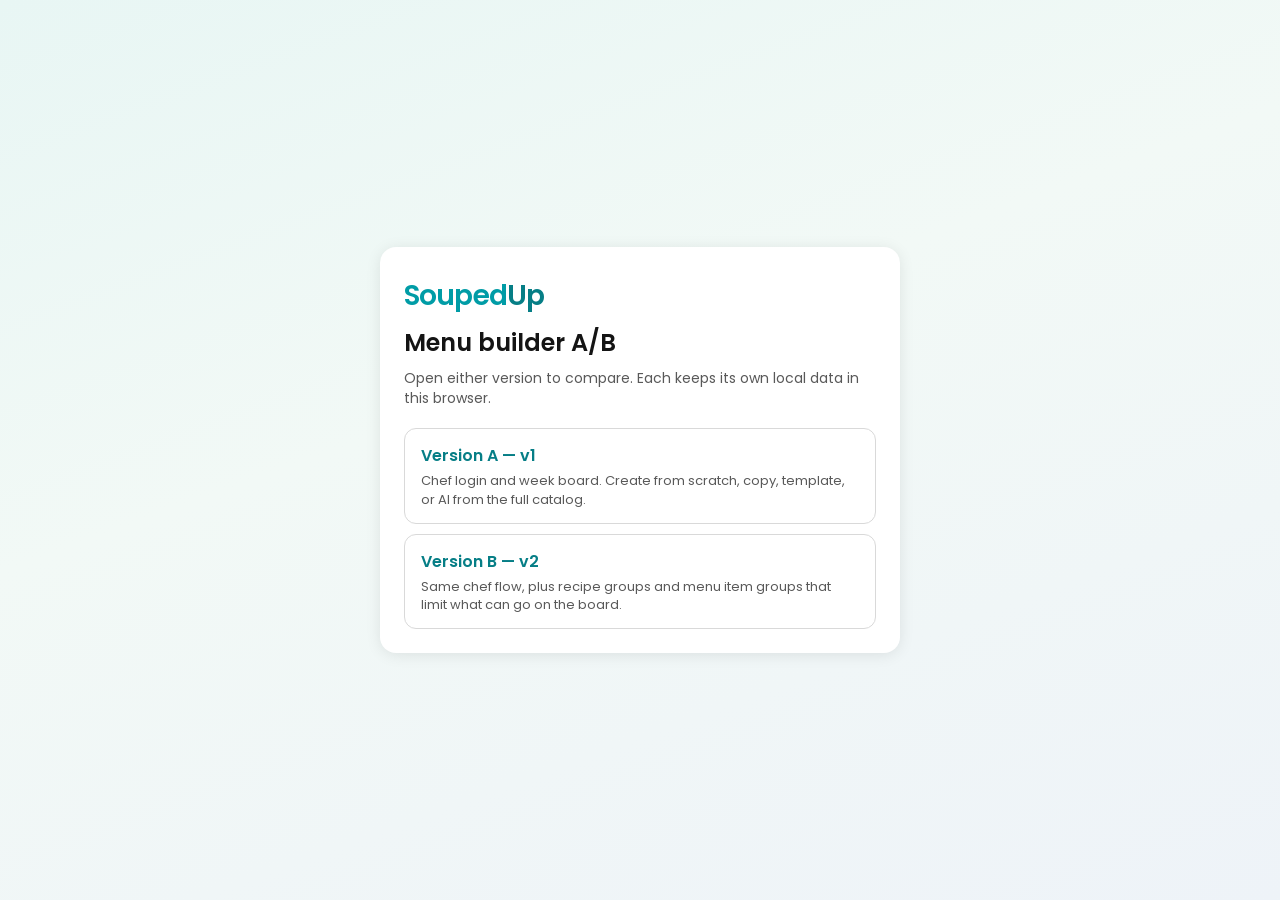
<file: index.html>
<!DOCTYPE html>
<html lang="en">
<head>
  <meta charset="UTF-8" />
  <meta name="viewport" content="width=device-width, initial-scale=1.0" />
  <title>Menu Builder A/B | SoupedUp</title>
  <link rel="preconnect" href="https://fonts.googleapis.com" />
  <link rel="preconnect" href="https://fonts.gstatic.com" crossorigin />
  <link href="https://fonts.googleapis.com/css2?family=Poppins:wght@400;500;600&display=swap" rel="stylesheet" />
  <style>
    :root {
      --ink: #141414;
      --muted: #595959;
      --teal: #009ca6;
      --teal-deep: #067e86;
      --page: #f2f9f6;
      --white: #ffffff;
      --line: #d9d9d9;
      --shadow: 0 2px 16px -1px rgba(0, 0, 0, 0.1);
      --radius: 12px;
      --font: "Poppins", sans-serif;
    }
    * { box-sizing: border-box; }
    body {
      margin: 0;
      min-height: 100vh;
      font-family: var(--font);
      color: var(--ink);
      background: linear-gradient(160deg, #e8f6f4 0%, #f2f9f6 42%, #eef3f8 100%);
      display: grid;
      place-items: center;
      padding: 24px 16px;
    }
    .card {
      width: min(520px, 100%);
      background: var(--white);
      border-radius: 16px;
      box-shadow: var(--shadow);
      padding: 28px 24px 24px;
    }
    .brand {
      font-weight: 600;
      font-size: 28px;
      letter-spacing: -0.03em;
      color: var(--teal);
      margin-bottom: 8px;
    }
    .brand span { color: var(--teal-deep); }
    h1 {
      margin: 0 0 8px;
      font-size: 24px;
      font-weight: 600;
    }
    p {
      margin: 0 0 20px;
      color: var(--muted);
      font-size: 14px;
      line-height: 1.45;
    }
    .links {
      display: flex;
      flex-direction: column;
      gap: 10px;
    }
    a {
      display: flex;
      flex-direction: column;
      gap: 4px;
      text-decoration: none;
      color: inherit;
      border: 1px solid var(--line);
      border-radius: var(--radius);
      padding: 14px 16px;
      transition: border-color 0.15s ease, background 0.15s ease;
    }
    a:hover {
      border-color: var(--teal);
      background: #f3fbfb;
    }
    a strong {
      font-size: 16px;
      font-weight: 600;
      color: var(--teal-deep);
    }
    a span {
      font-size: 13px;
      color: var(--muted);
      line-height: 1.4;
    }
  </style>
</head>
<body>
  <main class="card">
    <div class="brand">Souped<span>Up</span></div>
    <h1>Menu builder A/B</h1>
    <p>Open either version to compare. Each keeps its own local data in this browser.</p>
    <div class="links">
      <a href="./v1/">
        <strong>Version A — v1</strong>
        <span>Chef login and week board. Create from scratch, copy, template, or AI from the full catalog.</span>
      </a>
      <a href="./v2/">
        <strong>Version B — v2</strong>
        <span>Same chef flow, plus recipe groups and menu item groups that limit what can go on the board.</span>
      </a>
    </div>
  </main>
</body>
</html>
</file>
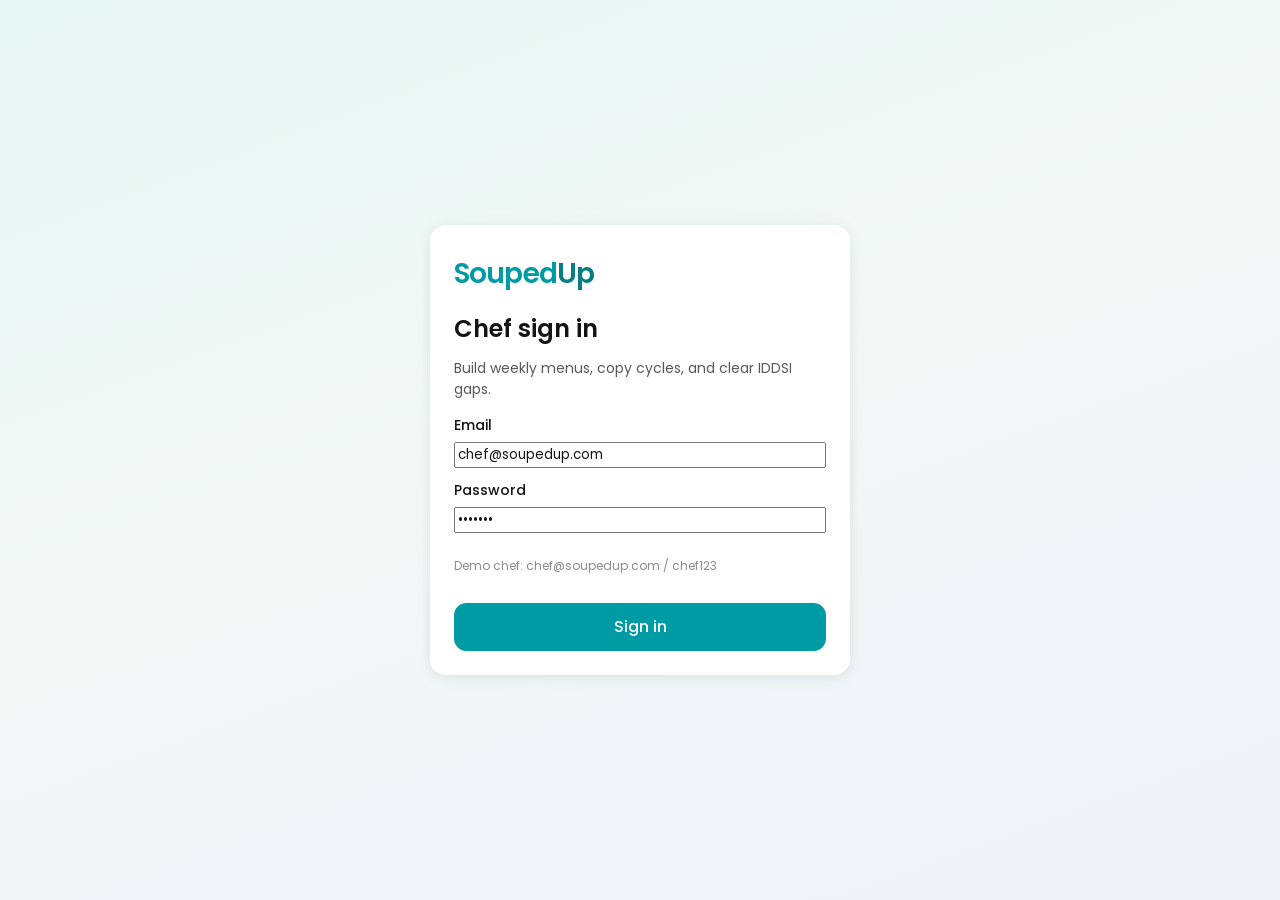
<file: v1/index.html>
<!DOCTYPE html>
<html lang="en">
<head>
  <meta charset="UTF-8" />
  <meta name="viewport" content="width=device-width, initial-scale=1.0" />
  <title>Menus | SoupedUp</title>
  <link rel="preconnect" href="https://fonts.googleapis.com" />
  <link rel="preconnect" href="https://fonts.gstatic.com" crossorigin />
  <link href="https://fonts.googleapis.com/css2?family=Poppins:wght@400;500;600&display=swap" rel="stylesheet" />
  <link rel="stylesheet" href="menu.css?v=ai1" />
</head>
<body>
  <div class="app">
    <aside class="sidebar" id="sidebar">
      <div class="brand">Souped<span>Up</span></div>
      <label class="search">
        <svg viewBox="0 0 24 24" width="20" height="20" fill="none" stroke="currentColor" stroke-width="1.8" aria-hidden="true"><circle cx="11" cy="11" r="7"/><path d="m20 20-3.5-3.5"/></svg>
        <input type="search" placeholder="Search" aria-label="Search navigation" />
      </label>
      <nav class="nav-scroll" aria-label="Primary">
        <p class="nav-label">Menu</p>
        <button class="nav-item" type="button" data-action="soon">
          <svg viewBox="0 0 24 24" width="20" height="20" fill="none" stroke="currentColor" stroke-width="1.8"><path d="M4 10.5 12 4l8 6.5V20a1 1 0 0 1-1 1h-5v-6H10v6H5a1 1 0 0 1-1-1z"/></svg>
          Home
        </button>
        <button class="nav-item is-open" type="button" data-action="noop">
          <svg viewBox="0 0 24 24" width="20" height="20" fill="none" stroke="currentColor" stroke-width="1.8"><path d="M4 10h16M7 6h10M6 14h12v5a1 1 0 0 1-1 1H7a1 1 0 0 1-1-1z"/></svg>
          Catering
          <svg class="chev" viewBox="0 0 24 24" width="18" height="18" fill="none" stroke="currentColor" stroke-width="1.8"><path d="m6 15 6-6 6 6"/></svg>
        </button>
        <div class="subnav">
          <a class="nav-sub" href="../residents-list.html"><i class="pip"></i> Residents</a>
          <a class="nav-sub" href="../menu-items-list.html"><i class="pip"></i> Menu items</a>
          <button class="nav-sub is-active" type="button" data-action="goto-list"><i class="pip"></i> Menus</button>
        </div>
        <button class="nav-item" type="button" data-action="soon">
          <svg viewBox="0 0 24 24" width="20" height="20" fill="none" stroke="currentColor" stroke-width="1.8"><rect x="4" y="4" width="16" height="16" rx="2"/><path d="m10 9 6 3-6 3z"/></svg>
          Training
        </button>
        <button class="nav-item" type="button" data-action="soon">
          <svg viewBox="0 0 24 24" width="20" height="20" fill="none" stroke="currentColor" stroke-width="1.8"><path d="M8 4h8v16H8z"/><path d="m9 13 2 2 4-4"/></svg>
          Surveys
        </button>
        <button class="nav-item" type="button" data-action="soon">
          <svg viewBox="0 0 24 24" width="20" height="20" fill="none" stroke="currentColor" stroke-width="1.8"><rect x="3" y="6" width="18" height="13" rx="2"/><path d="M3 10h18"/></svg>
          Budget
        </button>
        <button class="nav-item" type="button" data-action="soon">
          <svg viewBox="0 0 24 24" width="20" height="20" fill="none" stroke="currentColor" stroke-width="1.8"><rect x="4" y="5" width="16" height="15" rx="2"/><path d="M8 3v4M16 3v4M4 10h16"/></svg>
          Events
        </button>
        <button class="nav-item" type="button" id="fs-toggle" data-action="toggle-fs">
          <svg viewBox="0 0 24 24" width="20" height="20" fill="none" stroke="currentColor" stroke-width="1.8"><path d="M12 3 5 6v6c0 4 3 6.5 7 8 4-1.5 7-4 7-8V6z"/></svg>
          Food safety
          <svg class="chev" viewBox="0 0 24 24" width="18" height="18" fill="none" stroke="currentColor" stroke-width="1.8"><path d="m6 9 6 6 6-6"/></svg>
        </button>
        <div class="subnav" id="fs-sub" hidden>
          <button class="nav-sub" type="button" data-action="soon"><i class="pip"></i> HACCP</button>
          <button class="nav-sub" type="button" data-action="soon"><i class="pip"></i> Meal planning</button>
        </div>
        <button class="nav-item" type="button" data-action="soon">
          <svg viewBox="0 0 24 24" width="20" height="20" fill="none" stroke="currentColor" stroke-width="1.8"><circle cx="9" cy="8" r="3"/><path d="M3 19c1.2-3 3.2-4.5 6-4.5S13.8 16 15 19"/><circle cx="17" cy="9" r="2.2"/><path d="M16 14.5c2.2.3 3.6 1.5 4.5 4"/></svg>
          Admin
        </button>
      </nav>
      <div class="help">
        <p class="nav-label">Help</p>
        <button class="help-item" type="button" data-action="soon">
          <svg viewBox="0 0 24 24" width="20" height="20" fill="none" stroke="currentColor" stroke-width="1.8"><path d="M6 5h9a3 3 0 0 1 3 3v11H9a3 3 0 0 0-3 3z"/><path d="M6 5a3 3 0 0 0-3 3v14"/></svg>
          Knowledge Base
        </button>
        <button class="help-item" type="button" data-action="soon">
          <svg viewBox="0 0 24 24" width="20" height="20" fill="none" stroke="currentColor" stroke-width="1.8"><rect x="3" y="6" width="18" height="12" rx="2"/><path d="m10 9 5 3-5 3z"/></svg>
          How To Videos
        </button>
        <button class="help-item" type="button" data-action="soon">
          <svg viewBox="0 0 24 24" width="20" height="20" fill="none" stroke="currentColor" stroke-width="1.8"><path d="M4 7h16v10H4z"/><path d="m4 7 8 6 8-6"/></svg>
          Ticket Management
        </button>
      </div>
    </aside>
    <div class="sidebar-backdrop" data-action="toggle-sidebar" hidden></div>
    <div class="workspace">
      <header class="topbar">
        <button class="icon-btn menu-toggle" type="button" data-action="toggle-sidebar" aria-label="Open menu">
          <svg viewBox="0 0 24 24" width="22" height="22" fill="none" stroke="currentColor" stroke-width="1.8"><path d="M4 7h16M4 12h16M4 17h16"/></svg>
        </button>
        <button class="site-switch" type="button" data-action="soon">
          <svg viewBox="0 0 24 24" width="22" height="22" fill="none" stroke="#009ca6" stroke-width="1.8"><path d="M4 20V6l8-3 8 3v14"/><path d="M9 20v-6h6v6M9 9h.01M12 9h.01M15 9h.01M9 13h.01M12 13h.01M15 13h.01"/></svg>
          Head Office
        </button>
        <div class="top-actions">
          <button class="icon-btn" type="button" aria-label="Notifications" data-action="soon">
            <span class="alert-dot"></span>
            <svg viewBox="0 0 24 24" width="22" height="22" fill="none" stroke="currentColor" stroke-width="1.8"><path d="M6 16V11a6 6 0 1 1 12 0v5l1.5 2h-15z"/><path d="M10 19a2 2 0 0 0 4 0"/></svg>
          </button>
          <button class="icon-btn" type="button" aria-label="Help" data-action="soon">
            <svg viewBox="0 0 24 24" width="22" height="22" fill="none" stroke="currentColor" stroke-width="1.8"><circle cx="12" cy="12" r="9"/><path d="M9.5 9a2.5 2.5 0 1 1 3.2 2.4c-.8.4-1.2.9-1.2 1.6V14"/><path d="M12 17h.01"/></svg>
          </button>
          <button class="user-chip" type="button" data-action="logout" title="Sign out" aria-label="Sign out">
            <span class="user-copy"><strong>Alex Rivera</strong><small>Chef</small></span>
            <span class="avatar" aria-hidden="true">AR</span>
          </button>
        </div>
      </header>
      <div class="ho-banner">
        <svg viewBox="0 0 24 24" width="18" height="18" fill="none" stroke="currentColor" stroke-width="1.8" aria-hidden="true"><circle cx="12" cy="12" r="9"/><path d="M12 11v5M12 8h.01"/></svg>
        Head Office — You’re viewing data across all sites.
      </div>
      <main id="main"></main>
    </div>
  </div>
  <div id="layer"></div>
  <div id="toast" class="toast" role="status" hidden></div>
  <script src="menu.js?v=ai1"></script>
</body>
</html>
</file>
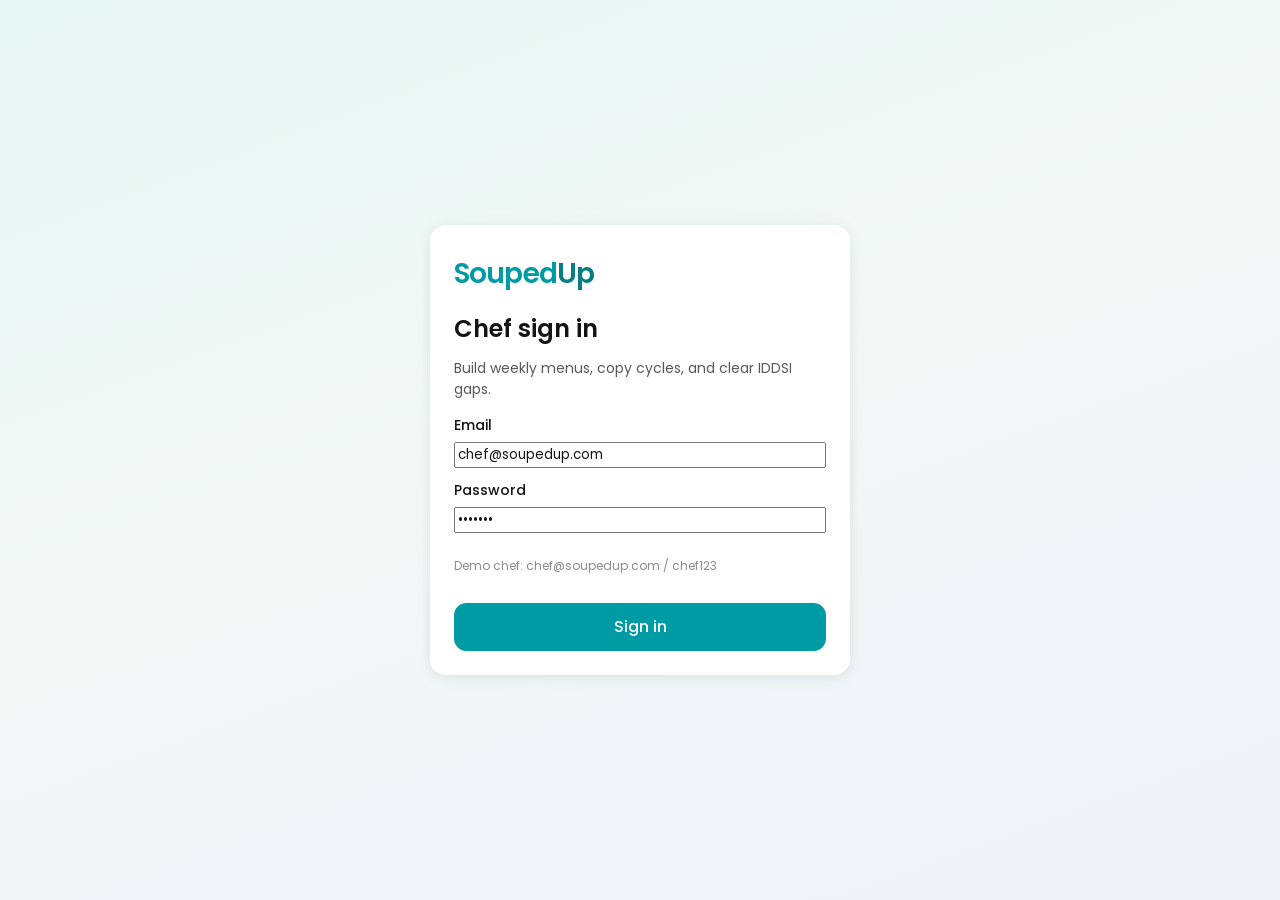
<file: v2/index.html>
<!DOCTYPE html>
<html lang="en">
<head>
  <meta charset="UTF-8" />
  <meta name="viewport" content="width=device-width, initial-scale=1.0" />
  <title>Menus v2 | SoupedUp</title>
  <link rel="preconnect" href="https://fonts.googleapis.com" />
  <link rel="preconnect" href="https://fonts.gstatic.com" crossorigin />
  <link href="https://fonts.googleapis.com/css2?family=Poppins:wght@400;500;600&display=swap" rel="stylesheet" />
  <link rel="stylesheet" href="menu.css?v=groups2" />
</head>
<body>
  <div class="app">
    <aside class="sidebar" id="sidebar">
      <div class="brand">Souped<span>Up</span></div>
      <label class="search">
        <svg viewBox="0 0 24 24" width="20" height="20" fill="none" stroke="currentColor" stroke-width="1.8" aria-hidden="true"><circle cx="11" cy="11" r="7"/><path d="m20 20-3.5-3.5"/></svg>
        <input type="search" placeholder="Search" aria-label="Search navigation" />
      </label>
      <nav class="nav-scroll" aria-label="Primary">
        <p class="nav-label">Menu</p>
        <button class="nav-item" type="button" data-action="soon">
          <svg viewBox="0 0 24 24" width="20" height="20" fill="none" stroke="currentColor" stroke-width="1.8"><path d="M4 10.5 12 4l8 6.5V20a1 1 0 0 1-1 1h-5v-6H10v6H5a1 1 0 0 1-1-1z"/></svg>
          Home
        </button>
        <button class="nav-item is-open" type="button" data-action="noop">
          <svg viewBox="0 0 24 24" width="20" height="20" fill="none" stroke="currentColor" stroke-width="1.8"><path d="M4 10h16M7 6h10M6 14h12v5a1 1 0 0 1-1 1H7a1 1 0 0 1-1-1z"/></svg>
          Catering
          <svg class="chev" viewBox="0 0 24 24" width="18" height="18" fill="none" stroke="currentColor" stroke-width="1.8"><path d="m6 15 6-6 6 6"/></svg>
        </button>
        <div class="subnav">
          <a class="nav-sub" href="../residents-list.html"><i class="pip"></i> Residents</a>
          <a class="nav-sub" href="../menu-items-list.html"><i class="pip"></i> Menu items</a>
          <button class="nav-sub is-active" type="button" data-action="goto-list"><i class="pip"></i> Menus</button>
          <button class="nav-sub" type="button" data-action="goto-recipe-groups"><i class="pip"></i> Recipe groups</button>
          <button class="nav-sub" type="button" data-action="goto-menu-item-groups"><i class="pip"></i> Menu item groups</button>
        </div>
        <button class="nav-item" type="button" data-action="soon">
          <svg viewBox="0 0 24 24" width="20" height="20" fill="none" stroke="currentColor" stroke-width="1.8"><rect x="4" y="4" width="16" height="16" rx="2"/><path d="m10 9 6 3-6 3z"/></svg>
          Training
        </button>
        <button class="nav-item" type="button" data-action="soon">
          <svg viewBox="0 0 24 24" width="20" height="20" fill="none" stroke="currentColor" stroke-width="1.8"><path d="M8 4h8v16H8z"/><path d="m9 13 2 2 4-4"/></svg>
          Surveys
        </button>
        <button class="nav-item" type="button" data-action="soon">
          <svg viewBox="0 0 24 24" width="20" height="20" fill="none" stroke="currentColor" stroke-width="1.8"><rect x="3" y="6" width="18" height="13" rx="2"/><path d="M3 10h18"/></svg>
          Budget
        </button>
        <button class="nav-item" type="button" data-action="soon">
          <svg viewBox="0 0 24 24" width="20" height="20" fill="none" stroke="currentColor" stroke-width="1.8"><rect x="4" y="5" width="16" height="15" rx="2"/><path d="M8 3v4M16 3v4M4 10h16"/></svg>
          Events
        </button>
        <button class="nav-item" type="button" id="fs-toggle" data-action="toggle-fs">
          <svg viewBox="0 0 24 24" width="20" height="20" fill="none" stroke="currentColor" stroke-width="1.8"><path d="M12 3 5 6v6c0 4 3 6.5 7 8 4-1.5 7-4 7-8V6z"/></svg>
          Food safety
          <svg class="chev" viewBox="0 0 24 24" width="18" height="18" fill="none" stroke="currentColor" stroke-width="1.8"><path d="m6 9 6 6 6-6"/></svg>
        </button>
        <div class="subnav" id="fs-sub" hidden>
          <button class="nav-sub" type="button" data-action="soon"><i class="pip"></i> HACCP</button>
          <button class="nav-sub" type="button" data-action="soon"><i class="pip"></i> Meal planning</button>
        </div>
        <button class="nav-item" type="button" data-action="soon">
          <svg viewBox="0 0 24 24" width="20" height="20" fill="none" stroke="currentColor" stroke-width="1.8"><circle cx="9" cy="8" r="3"/><path d="M3 19c1.2-3 3.2-4.5 6-4.5S13.8 16 15 19"/><circle cx="17" cy="9" r="2.2"/><path d="M16 14.5c2.2.3 3.6 1.5 4.5 4"/></svg>
          Admin
        </button>
      </nav>
      <div class="help">
        <p class="nav-label">Help</p>
        <button class="help-item" type="button" data-action="soon">
          <svg viewBox="0 0 24 24" width="20" height="20" fill="none" stroke="currentColor" stroke-width="1.8"><path d="M6 5h9a3 3 0 0 1 3 3v11H9a3 3 0 0 0-3 3z"/><path d="M6 5a3 3 0 0 0-3 3v14"/></svg>
          Knowledge Base
        </button>
        <button class="help-item" type="button" data-action="soon">
          <svg viewBox="0 0 24 24" width="20" height="20" fill="none" stroke="currentColor" stroke-width="1.8"><rect x="3" y="6" width="18" height="12" rx="2"/><path d="m10 9 5 3-5 3z"/></svg>
          How To Videos
        </button>
        <button class="help-item" type="button" data-action="soon">
          <svg viewBox="0 0 24 24" width="20" height="20" fill="none" stroke="currentColor" stroke-width="1.8"><path d="M4 7h16v10H4z"/><path d="m4 7 8 6 8-6"/></svg>
          Ticket Management
        </button>
      </div>
    </aside>
    <div class="sidebar-backdrop" data-action="toggle-sidebar" hidden></div>
    <div class="workspace">
      <header class="topbar">
        <button class="icon-btn menu-toggle" type="button" data-action="toggle-sidebar" aria-label="Open menu">
          <svg viewBox="0 0 24 24" width="22" height="22" fill="none" stroke="currentColor" stroke-width="1.8"><path d="M4 7h16M4 12h16M4 17h16"/></svg>
        </button>
        <button class="site-switch" type="button" data-action="soon">
          <svg viewBox="0 0 24 24" width="22" height="22" fill="none" stroke="#009ca6" stroke-width="1.8"><path d="M4 20V6l8-3 8 3v14"/><path d="M9 20v-6h6v6M9 9h.01M12 9h.01M15 9h.01M9 13h.01M12 13h.01M15 13h.01"/></svg>
          Head Office
        </button>
        <div class="top-actions">
          <button class="icon-btn" type="button" aria-label="Notifications" data-action="soon">
            <span class="alert-dot"></span>
            <svg viewBox="0 0 24 24" width="22" height="22" fill="none" stroke="currentColor" stroke-width="1.8"><path d="M6 16V11a6 6 0 1 1 12 0v5l1.5 2h-15z"/><path d="M10 19a2 2 0 0 0 4 0"/></svg>
          </button>
          <button class="icon-btn" type="button" aria-label="Help" data-action="soon">
            <svg viewBox="0 0 24 24" width="22" height="22" fill="none" stroke="currentColor" stroke-width="1.8"><circle cx="12" cy="12" r="9"/><path d="M9.5 9a2.5 2.5 0 1 1 3.2 2.4c-.8.4-1.2.9-1.2 1.6V14"/><path d="M12 17h.01"/></svg>
          </button>
          <button class="user-chip" type="button" data-action="logout" title="Sign out" aria-label="Sign out">
            <span class="user-copy"><strong>Alex Rivera</strong><small>Chef</small></span>
            <span class="avatar" aria-hidden="true">AR</span>
          </button>
        </div>
      </header>
      <div class="ho-banner">
        <svg viewBox="0 0 24 24" width="18" height="18" fill="none" stroke="currentColor" stroke-width="1.8" aria-hidden="true"><circle cx="12" cy="12" r="9"/><path d="M12 11v5M12 8h.01"/></svg>
        Head Office — You’re viewing data across all sites.
      </div>
      <main id="main"></main>
    </div>
  </div>
  <div id="layer"></div>
  <div id="toast" class="toast" role="status" hidden></div>
  <script src="menu.js?v=groups2"></script>
</body>
</html>
</file>
<file: v1/menu.css>
:root {
  --ink: #141414;
  --muted: #595959;
  --placeholder: #8c8c8c;
  --line: #d9d9d9;
  --line-strong: #bfbfbf;
  --surface: #fcfcfc;
  --page: #f2f9f6;
  --white: #ffffff;
  --teal: #009ca6;
  --teal-hover: #33b0b8;
  --teal-soft: #e6f5f6;
  --teal-deep: #067e86;
  --blue: #0049a6;
  --blue-soft: #e8f0fa;
  --green: #28a745;
  --green-soft: #eaf6ec;
  --danger: #db2536;
  --danger-soft: #fdecee;
  --sidebar: #1f1f1f;
  --shadow: 0 2px 16px -1px rgba(0, 0, 0, 0.1);
  --header-shadow: 0 1px 10px rgba(0, 0, 0, 0.08);
  --radius: 12px;
  --font: "Poppins", sans-serif;
}

* { box-sizing: border-box; }
[hidden] { display: none !important; }
html, body { margin: 0; min-height: 100%; }
body {
  font-family: var(--font);
  color: var(--ink);
  background: var(--page);
}
body.is-locked,
body:has(.planner),
body:has(.chef-page) { overflow: hidden; height: 100%; }
html:has(.planner),
html:has(.chef-page) { height: 100%; overflow: hidden; }
button, input, select, textarea { font-family: inherit; color: inherit; }
button { cursor: pointer; }
button:disabled { cursor: not-allowed; opacity: 0.55; }
img { max-width: 100%; }
:focus-visible { outline: 2px solid var(--teal); outline-offset: 2px; }

.app { min-height: 100vh; display: flex; background: var(--page); }
.app:has(.planner),
.app:has(.chef-page) { height: 100vh; min-height: 0; overflow: hidden; }

.sidebar {
  width: 245px;
  flex: 0 0 245px;
  background: var(--sidebar);
  color: #d9d9d9;
  padding: 16px;
  display: flex;
  flex-direction: column;
  gap: 20px;
  min-height: 100vh;
  position: sticky;
  top: 0;
  height: 100vh;
  overflow: auto;
}
.brand {
  font-weight: 600;
  font-size: 22px;
  letter-spacing: -0.03em;
  color: var(--teal);
  padding: 4px 4px 0;
}
.brand span { color: #7fd4d8; }
.search {
  display: flex;
  align-items: center;
  gap: 8px;
  height: 44px;
  padding: 0 12px;
  background: var(--surface);
  border: 1px solid var(--line);
  border-radius: var(--radius);
  color: var(--placeholder);
}
.search input {
  border: 0;
  outline: none;
  background: transparent;
  width: 100%;
  font-size: 15px;
  color: var(--ink);
}
.search input::placeholder { color: var(--placeholder); }
.nav-scroll { display: flex; flex-direction: column; gap: 4px; }
.nav-label {
  margin: 4px 0 8px;
  font-size: 13px;
  color: #8c8c8c;
}
.nav-item, .help-item, .nav-sub {
  width: 100%;
  display: flex;
  align-items: center;
  gap: 12px;
  border: 0;
  background: transparent;
  color: #d0d0d0;
  text-align: left;
  border-radius: 8px;
  padding: 8px 12px;
  font-size: 15px;
  text-decoration: none;
  line-height: 24px;
}
.nav-item .chev { margin-left: auto; }
.nav-item:hover, .help-item:hover, .nav-sub:hover { background: rgba(255, 255, 255, 0.06); color: white; }
.nav-item.is-open { color: white; }
.subnav { display: flex; flex-direction: column; gap: 2px; margin: 0 0 6px 18px; padding-left: 12px; border-left: 2px solid rgba(255, 255, 255, 0.12); }
.nav-sub { font-size: 14px; padding: 6px 8px; color: #cfcfcf; }
.nav-sub.is-active { background: var(--teal-soft); color: var(--teal); font-weight: 600; }
.pip {
  width: 8px;
  height: 8px;
  border-radius: 50%;
  background: currentColor;
  display: inline-block;
  flex: 0 0 auto;
}
.help { margin-top: auto; display: flex; flex-direction: column; gap: 2px; }
.help-item { color: #cfcfcf; font-size: 14px; }

.sidebar-backdrop { display: none; }

.workspace { flex: 1; min-width: 0; max-width: 100%; display: flex; flex-direction: column; min-height: 0; height: 100vh; overflow: hidden; }
#main { flex: 1; min-height: 0; overflow: auto; display: flex; flex-direction: column; }
#main, .page, .card, .table-wrap, .topbar, .ho-banner { min-width: 0; max-width: 100%; }
#main:has(.planner),
#main:has(.chef-page) { overflow: hidden; }
.topbar {
  min-height: 72px;
  background: white;
  display: flex;
  align-items: center;
  gap: 12px;
  padding: 12px 20px;
  box-shadow: var(--header-shadow);
  position: sticky;
  top: 0;
  z-index: 20;
}
.site-switch {
  display: inline-flex;
  align-items: center;
  gap: 8px;
  border: 0;
  background: transparent;
  font-size: 16px;
  font-weight: 600;
  padding: 8px;
  border-radius: 10px;
}
.site-switch:hover { background: var(--teal-soft); }
.top-actions { margin-left: auto; display: flex; align-items: center; gap: 8px; }
.icon-btn {
  width: 40px;
  height: 40px;
  border: 0;
  background: transparent;
  border-radius: 10px;
  display: grid;
  place-items: center;
  color: var(--ink);
  position: relative;
}
.icon-btn:hover { background: var(--teal-soft); }
.menu-toggle { display: none; }
.alert-dot {
  position: absolute;
  top: 8px;
  right: 8px;
  width: 8px;
  height: 8px;
  border-radius: 50%;
  background: var(--danger);
  border: 2px solid white;
}
.user-chip {
  display: flex;
  align-items: center;
  gap: 10px;
  border: 0;
  background: transparent;
  padding: 4px 4px 4px 10px;
  border-radius: 999px;
}
.user-chip:hover { background: var(--page); }
.user-copy { display: flex; flex-direction: column; align-items: flex-end; line-height: 1.2; }
.user-copy strong { font-size: 14px; font-weight: 600; }
.user-copy small { font-size: 12px; color: var(--muted); }
.avatar {
  width: 40px;
  height: 40px;
  border-radius: 50%;
  background: var(--teal);
  color: white;
  display: grid;
  place-items: center;
  font-size: 13px;
  font-weight: 600;
}
.ho-banner {
  display: flex;
  align-items: center;
  gap: 8px;
  padding: 10px 20px;
  background: var(--teal-soft);
  color: var(--teal-deep);
  font-size: 14px;
  font-weight: 500;
}

.page { padding: 16px 20px 20px; }
.page:has(.planner),
.page:has(.chef-page) {
  padding-bottom: 12px;
  flex: 1;
  min-height: 0;
  display: flex;
  flex-direction: column;
  overflow: hidden;
}
.page:has(.setup-page) {
  overflow: auto;
}
.crumbs { margin: 0 0 4px; color: var(--placeholder); font-size: 13px; display: flex; flex-wrap: wrap; gap: 6px; align-items: center; }
.crumbs button { border: 0; background: none; padding: 0; color: var(--placeholder); font-size: 13px; }
.crumbs button:hover { color: var(--teal); }
.crumbs .here { color: var(--ink); }
.page-head, .editor-head {
  display: flex;
  align-items: flex-start;
  justify-content: space-between;
  gap: 12px;
  margin-bottom: 12px;
}
.page:has(.planner) .editor-head,
.page:has(.chef-page) .editor-head { margin-bottom: 8px; align-items: center; }
.page:has(.planner) .page-title,
.page:has(.chef-page) .page-title { font-size: 24px; }
.page:has(.planner) .footer-note,
.page:has(.chef-page) .footer-note,
.page:has(.setup-page) .footer-note { display: none; }
.page-title { margin: 0; font-size: 32px; line-height: 1.25; font-weight: 600; }
.page-sub { margin: 4px 0 0; color: var(--muted); font-size: 14px; }
.head-actions { display: flex; flex-wrap: wrap; gap: 8px; align-items: center; }
.page:has(.planner) .head-actions .btn { height: 40px; padding: 0 16px; font-size: 14px; }

.card {
  background: white;
  border-radius: var(--radius);
  box-shadow: var(--shadow);
}
.card-head, .toolbar, .pager {
  display: flex;
  align-items: center;
  justify-content: space-between;
  gap: 12px;
  padding: 16px 20px;
  flex-wrap: wrap;
}
.card-head { min-height: 80px; }
.card-title { display: flex; align-items: center; gap: 10px; min-width: 0; }
.card-title h2 { margin: 0; font-size: 18px; font-weight: 600; }
.records { color: var(--muted); font-size: 14px; }
.mark {
  width: 36px;
  height: 36px;
  border-radius: 10px;
  background: var(--teal-soft);
  color: var(--teal);
  display: grid;
  place-items: center;
  flex: 0 0 auto;
}
.toolbar { border-top: 1px solid #eee; justify-content: flex-end; }
.toolbar-tools { display: flex; align-items: center; gap: 10px; flex-wrap: wrap; justify-content: flex-end; }

.field-search {
  display: flex;
  align-items: center;
  gap: 8px;
  height: 44px;
  width: min(266px, 70vw);
  padding: 0 12px;
  border: 1px solid var(--line);
  border-radius: var(--radius);
  background: white;
  color: var(--placeholder);
}
.field-search input {
  border: 0;
  outline: none;
  width: 100%;
  font-size: 15px;
  background: transparent;
}
.field-search:focus-within { border-color: var(--teal); }

.btn {
  display: inline-flex;
  align-items: center;
  justify-content: center;
  gap: 8px;
  height: 48px;
  padding: 0 28px;
  border-radius: var(--radius);
  border: 1px solid transparent;
  background: transparent;
  font-size: 16px;
  font-weight: 500;
  white-space: nowrap;
}
.btn-primary { background: var(--teal); border-color: var(--teal); color: var(--surface); }
.btn-primary:hover { background: var(--teal-hover); border-color: var(--teal-hover); }
.btn-outline { border-color: var(--blue); color: var(--blue); background: white; }
.btn-outline:hover { background: var(--blue); color: white; }
.btn-quiet { border: 0; color: var(--muted); height: 40px; padding: 0 12px; }
.btn-quiet:hover { color: var(--ink); }
.btn-text { border: 0; background: transparent; color: var(--teal); height: 36px; padding: 0 8px; font-weight: 600; font-size: 14px; }
.btn-text:hover { text-decoration: underline; }
.tool-btn {
  height: 40px;
  padding: 0 14px;
  border-radius: 10px;
  border: 1px solid var(--line);
  background: white;
  display: inline-flex;
  align-items: center;
  gap: 6px;
  font-size: 15px;
  font-weight: 500;
}
.tool-btn:hover, .tool-btn.is-on { border-color: var(--teal); background: var(--teal-soft); }
.icon-hit {
  width: 36px;
  height: 36px;
  border: 0;
  border-radius: 8px;
  background: transparent;
  color: var(--muted);
  display: grid;
  place-items: center;
}
.icon-hit:hover { background: var(--teal-soft); color: var(--teal); }
.icon-hit.danger:hover { background: var(--danger-soft); color: var(--danger); }

.table-wrap { overflow-x: auto; }
table.grid { width: 100%; min-width: 880px; border-collapse: collapse; }
.grid th {
  text-align: left;
  background: var(--teal-soft);
  font-size: 12px;
  letter-spacing: 0.04em;
  text-transform: uppercase;
  font-weight: 600;
  padding: 16px 14px;
  height: 56px;
}
.grid td {
  padding: 16px 14px;
  border-bottom: 1px solid rgba(191, 191, 191, 0.45);
  vertical-align: middle;
  font-size: 15px;
  background: white;
}
.grid tbody tr:hover td { background: #fbfefe; }
.cell-name { font-weight: 600; line-height: 1.35; }
.cell-meta { display: block; margin-top: 4px; font-weight: 400; color: var(--muted); font-size: 13px; }
.actions-cell { width: 64px; text-align: right; }

.badge {
  display: inline-flex;
  align-items: center;
  height: 26px;
  padding: 0 10px;
  border-radius: 999px;
  font-size: 13px;
  font-weight: 500;
  white-space: nowrap;
}
.badge-active { background: var(--green-soft); color: var(--green); }
.badge-draft { background: var(--blue-soft); color: var(--blue); }
.badge-inactive { background: #f5f5f5; color: var(--muted); }
.linkish {
  border: 0;
  background: transparent;
  color: var(--teal);
  font-weight: 600;
  padding: 0;
  font-size: 14px;
}
.linkish:hover { text-decoration: underline; }

.pager { border-top: 1px solid #eee; color: var(--muted); font-size: 14px; }
.pages { display: flex; gap: 6px; align-items: center; }
.pages button {
  min-width: 36px;
  height: 36px;
  border-radius: 8px;
  border: 1px solid transparent;
  background: transparent;
  color: var(--ink);
  font-weight: 500;
}
.pages button[aria-current="page"] { background: var(--teal-soft); color: var(--teal); }
.pages button:disabled { opacity: 0.4; }

.pop-wrap { position: relative; }
.popover, .menu-float, .sites-pop {
  position: absolute;
  z-index: 30;
  background: white;
  border: 1px solid var(--line);
  border-radius: var(--radius);
  box-shadow: 0 8px 24px rgba(0, 0, 0, 0.12);
}
.popover { top: calc(100% + 6px); right: 0; width: 260px; max-height: min(420px, 70vh); overflow: auto; padding: 12px; }
.popover h3 { margin: 0 0 8px; font-size: 13px; letter-spacing: 0.04em; text-transform: uppercase; color: var(--muted); }
.popover label, .check-row {
  display: flex;
  align-items: center;
  gap: 8px;
  padding: 6px 4px;
  font-size: 14px;
  cursor: pointer;
}
.menu-float, .sites-pop { position: fixed; z-index: 70; min-width: 180px; padding: 6px 0; }
.menu-float button, .sites-pop li {
  display: flex;
  width: 100%;
  align-items: center;
  gap: 8px;
  padding: 12px 14px;
  border: 0;
  background: transparent;
  text-align: left;
  font-size: 15px;
}
.menu-float button:hover { background: var(--teal-soft); }
.menu-float button.danger { color: var(--danger); }
.menu-float button.danger:hover { background: var(--danger-soft); }
.sites-pop { padding: 10px 0; min-width: 240px; }
.sites-pop strong { display: block; padding: 4px 14px 8px; font-size: 13px; color: var(--muted); font-weight: 600; }
.sites-pop li { list-style: none; padding: 8px 14px; font-size: 14px; }

.empty {
  min-height: 420px;
  display: flex;
  flex-direction: column;
  align-items: center;
  justify-content: center;
  text-align: center;
  padding: 48px 20px;
  gap: 8px;
}
.empty h2 { margin: 8px 0 0; font-size: 22px; }
.empty p { margin: 0 0 12px; max-width: 420px; color: var(--muted); font-size: 16px; line-height: 1.5; }
.footer-note { margin: 18px 0 0; text-align: center; color: var(--placeholder); font-size: 13px; }

.overlay {
  position: fixed;
  inset: 0;
  z-index: 80;
  background: rgba(0, 0, 0, 0.45);
  display: flex;
  align-items: center;
  justify-content: center;
  padding: 16px;
}
.modal {
  width: min(600px, 100%);
  max-height: min(860px, calc(100vh - 32px));
  overflow: auto;
  background: white;
  border-radius: 16px;
  box-shadow: 0 16px 48px rgba(0, 0, 0, 0.18);
  padding: 24px;
}
.modal h2 { margin: 0; font-size: 22px; }
.modal .lead { margin: 6px 0 0; color: var(--muted); font-size: 14px; }
.modal-head { display: flex; justify-content: space-between; gap: 12px; align-items: flex-start; margin-bottom: 18px; }
.form-grid { display: flex; flex-direction: column; gap: 14px; }
label.lbl { display: flex; flex-direction: column; gap: 6px; font-size: 14px; font-weight: 500; }
.req { color: var(--danger); }
input[type="text"], input[type="search"], input[type="date"], input[type="number"], select, textarea {
  width: 100%;
  border: 1px solid var(--line);
  border-radius: var(--radius);
  background: white;
  font-size: 15px;
  padding: 12px 14px;
}
input[type="text"], input[type="date"], input[type="number"], select { height: 48px; }
textarea { min-height: 96px; resize: vertical; }
input:focus, select:focus, textarea:focus { outline: none; border-color: var(--teal); box-shadow: 0 0 0 3px rgba(0, 156, 166, 0.15); }
.search input[type="search"],
.field-search input[type="search"],
.field-search input[type="text"] {
  border: 0;
  border-radius: 0;
  background: transparent;
  padding: 0;
  height: auto;
  min-height: 0;
  box-shadow: none;
  -webkit-appearance: none;
  appearance: none;
}
.search input[type="search"]:focus,
.field-search input[type="search"]:focus,
.field-search input[type="text"]:focus {
  border: 0;
  box-shadow: none;
}
.drawer .field-search,
.modal .field-search {
  width: 100%;
}
.hint { color: var(--placeholder); font-size: 12px; font-weight: 400; }
.error { color: var(--danger); font-size: 13px; font-weight: 500; margin: 0; }
.segmented { display: flex; gap: 8px; }
.segmented label { flex: 1; }
.segmented input { position: absolute; opacity: 0; pointer-events: none; }
.segmented span {
  display: grid;
  place-items: center;
  height: 44px;
  border: 1px solid var(--line);
  border-radius: 10px;
  font-weight: 500;
  background: white;
}
.segmented input:checked + span { background: var(--teal); border-color: var(--teal); color: white; }
.segmented label:hover span { border-color: var(--teal); }

.choices { display: flex; flex-direction: column; gap: 8px; }
.choice-card {
  display: grid;
  grid-template-columns: auto 1fr;
  gap: 12px;
  align-items: flex-start;
  padding: 14px;
  border: 1px solid var(--line);
  border-radius: var(--radius);
  cursor: pointer;
  background: white;
}
.choice-card strong { display: block; font-size: 15px; }
.choice-card small { display: block; margin-top: 2px; color: var(--muted); font-size: 13px; line-height: 1.4; }
.choice-card:has(input:checked) { border-color: var(--teal); background: #f3fbfb; }
.choice-card input { margin-top: 3px; accent-color: var(--teal); }
.ai-block { display: flex; flex-direction: column; gap: 8px; }
.ai-label {
  margin: 0;
  font-size: 14px;
  font-weight: 500;
}
.modal-actions, .drawer-actions {
  display: flex;
  justify-content: flex-end;
  gap: 8px;
  margin-top: 18px;
}
.success-panel { text-align: left; }
.success-panel h2 { margin-bottom: 8px; }

.drawer-overlay { align-items: stretch; justify-content: flex-end; padding: 0; }
.drawer {
  width: min(600px, 100%);
  height: 100%;
  background: white;
  display: flex;
  flex-direction: column;
  box-shadow: -8px 0 32px rgba(0, 0, 0, 0.12);
}
.drawer-head, .drawer-actions { padding: 20px 24px; }
.drawer-head { border-bottom: 1px solid #eee; margin: 0; }
.drawer-body { padding: 20px 24px; overflow: auto; flex: 1; }
.drawer-actions { border-top: 1px solid #eee; margin-top: 0; }
.chips { display: flex; flex-wrap: wrap; gap: 8px; }
.chip {
  display: inline-flex;
  align-items: center;
  gap: 6px;
  border: 1px solid var(--line);
  border-radius: 999px;
  padding: 6px 10px;
  font-size: 13px;
  font-weight: 500;
  background: white;
  cursor: pointer;
}
.chip:has(input:checked) { background: var(--teal-soft); border-color: var(--teal); color: var(--teal-deep); }
.chip input { accent-color: var(--teal); }

.planner {
  display: flex;
  flex-direction: column;
  gap: 8px;
  flex: 1;
  min-height: 0;
  overflow: hidden;
}
.planner-chrome { display: flex; flex-direction: column; gap: 6px; flex: 0 0 auto; }
.planner-meta { margin: 0; }
.planner-nav { display: flex; flex-direction: column; gap: 8px; }
.weeks, .days { display: flex; gap: 6px; overflow-x: auto; padding-bottom: 2px; }
.weeks { margin-bottom: 0; }
.week, .day {
  border: 1px solid var(--line);
  background: white;
  border-radius: 10px;
  color: var(--ink);
}
.week { height: 34px; padding: 0 12px; font-weight: 600; font-size: 14px; }
.week.is-on, .day.is-on { background: var(--teal); border-color: var(--teal); color: white; }
.day {
  min-width: 72px;
  padding: 6px 8px 8px;
  display: flex;
  flex-direction: column;
  align-items: flex-start;
  gap: 1px;
}
.day span { font-size: 11px; letter-spacing: 0.04em; text-transform: uppercase; opacity: 0.8; }
.day strong { font-size: 16px; line-height: 1; }
.day small { font-size: 10px; opacity: 0.85; }
.day-bar {
  display: flex;
  justify-content: space-between;
  gap: 10px;
  align-items: center;
  margin: 0;
  flex-wrap: wrap;
  padding: 8px 12px;
  background: white;
  border-radius: 12px;
  box-shadow: var(--shadow);
}
.day-label { margin: 0; font-size: 15px; font-weight: 600; display: flex; flex-wrap: wrap; gap: 8px; align-items: center; }
.legend-inline {
  display: inline-flex;
  align-items: center;
  gap: 6px;
  color: var(--muted);
  font-size: 12px;
  font-weight: 500;
}

body.is-login { overflow: auto; height: auto; background: linear-gradient(160deg, #e8f6f4 0%, #f2f9f6 42%, #eef3f8 100%); }
body.is-login .sidebar,
body.is-login .topbar,
body.is-login .ho-banner,
body.is-login .sidebar-backdrop { display: none !important; }
body.is-login .app { display: block; min-height: 100vh; background: transparent; }
body.is-login .workspace { min-height: 100vh; }
body.is-login #main { min-height: 100vh; display: grid; place-items: center; padding: 24px 16px; }
.login-screen {
  width: min(420px, 100%);
}
.login-card {
  background: white;
  border-radius: 16px;
  box-shadow: var(--shadow);
  padding: 28px 24px 24px;
  display: flex;
  flex-direction: column;
  gap: 12px;
}
.login-brand {
  font-weight: 600;
  font-size: 28px;
  letter-spacing: -0.03em;
  color: var(--teal);
  margin-bottom: 4px;
}
.login-brand span { color: var(--teal-deep); }
.login-card h1 {
  margin: 0;
  font-size: 24px;
  font-weight: 600;
}
.login-lead {
  margin: 0 0 4px;
  color: var(--muted);
  font-size: 14px;
  line-height: 1.45;
}
.login-submit { width: 100%; margin-top: 4px; justify-content: center; }
.setup-page { display: flex; flex-direction: column; gap: 14px; }
.setup-lead { margin: -4px 0 0; }
.setup-card .setup-body { padding: 0 20px 20px; }
.setup-services { display: grid; grid-template-columns: repeat(2, minmax(0, 1fr)); gap: 10px; }
.setup-service {
  border: 1px solid var(--line);
  border-radius: 12px;
  padding: 12px;
  background: var(--surface);
}
.setup-service.is-on { background: white; border-color: var(--teal); }
.setup-service-head {
  display: flex;
  align-items: center;
  gap: 8px;
  font-weight: 600;
}
.setup-courses { margin-top: 10px; }
.setup-actions {
  display: flex;
  justify-content: flex-end;
  gap: 8px;
  flex-wrap: wrap;
  position: sticky;
  bottom: 0;
  padding: 12px 0;
  background: linear-gradient(to top, var(--page) 70%, transparent);
}
.chef-page {
  display: flex;
  flex-direction: column;
  gap: 10px;
  flex: 1;
  min-height: 0;
  overflow: hidden;
}
.chef-toolbar {
  display: flex;
  justify-content: space-between;
  gap: 10px;
  align-items: center;
  flex-wrap: wrap;
}
.chef-toolbar-left {
  display: flex;
  flex-wrap: wrap;
  gap: 10px;
  align-items: center;
}
.chef-board-wrap {
  overflow: auto;
  flex: 1;
  min-height: 0;
}
.chef-board-wrap.is-fill { max-height: none; }
.chef-board {
  width: 100%;
  min-width: 760px;
  border-collapse: separate;
  border-spacing: 0;
}
.chef-board th,
.chef-board td {
  padding: 8px;
  border-bottom: 1px solid #eee;
  vertical-align: top;
}
.chef-board thead th {
  position: sticky;
  top: 0;
  z-index: 2;
  background: var(--teal-soft);
  text-align: left;
  font-size: 12px;
  padding: 0;
}
.chef-day-head {
  width: 100%;
  border: 0;
  background: transparent;
  padding: 10px 8px;
  text-align: left;
  display: flex;
  flex-direction: column;
  gap: 2px;
}
.chef-board thead th.is-on .chef-day-head { background: rgba(0, 156, 166, 0.12); }
.chef-day-head span {
  display: block;
  text-transform: uppercase;
  letter-spacing: 0.04em;
  opacity: 0.75;
  font-size: 11px;
}
.chef-day-head strong { font-size: 16px; }
.chef-day-head small { display: block; color: var(--danger); font-size: 11px; }
.chef-board tbody th {
  width: 96px;
  text-align: left;
  font-size: 13px;
  background: #fbfefe;
  position: sticky;
  left: 0;
  z-index: 1;
}
.chef-cell {
  min-height: 110px;
  border: 1px solid var(--line);
  border-radius: 10px;
  background: white;
  padding: 8px;
  display: flex;
  flex-direction: column;
  align-items: stretch;
  gap: 6px;
}
.chef-cell.is-empty { background: #fcfcfc; }
.chef-cell.is-gap { border-color: #f3b4ba; background: #fff7f8; }
.chef-flag {
  display: inline-flex;
  align-items: center;
  align-self: flex-start;
  height: 20px;
  padding: 0 6px;
  border-radius: 999px;
  background: var(--danger-soft);
  color: var(--danger);
  font-size: 11px;
  font-weight: 600;
}
.chef-chip-list {
  display: flex;
  flex-direction: column;
  gap: 4px;
  flex: 1;
  min-height: 0;
}
.chef-empty { color: var(--muted); font-size: 12px; }
.chef-chip {
  display: flex;
  align-items: center;
  justify-content: space-between;
  gap: 6px;
  padding: 4px 6px 4px 8px;
  border-radius: 8px;
  background: var(--surface);
  border: 1px solid #eee;
  font-size: 12px;
  line-height: 1.3;
}
.chef-chip-x {
  width: 22px;
  height: 22px;
  border: 0;
  border-radius: 6px;
  background: transparent;
  color: var(--muted);
  font-size: 16px;
  line-height: 1;
  flex: 0 0 auto;
}
.chef-chip-x:hover { background: var(--danger-soft); color: var(--danger); }
.chef-add {
  height: 32px;
  border: 1px dashed var(--line-strong);
  border-radius: 8px;
  background: white;
  color: var(--teal-deep);
  font-weight: 600;
  font-size: 13px;
}
.chef-add:hover { border-color: var(--teal); background: var(--teal-soft); }
.service-tabs {
  display: flex;
  gap: 6px;
  overflow-x: auto;
  padding-bottom: 2px;
}
.service-tab {
  flex: 0 0 auto;
  min-width: 118px;
  border: 1px solid var(--line);
  background: white;
  border-radius: 10px;
  padding: 8px 12px;
  display: flex;
  flex-direction: column;
  align-items: flex-start;
  gap: 2px;
  text-align: left;
  color: var(--ink);
}
.service-tab span { font-size: 14px; font-weight: 600; line-height: 1.2; }
.service-tab small { font-size: 11px; color: var(--muted); }
.service-tab:hover { border-color: var(--teal); background: var(--teal-soft); }
.service-tab.is-on { background: var(--teal); border-color: var(--teal); color: white; }
.service-tab.is-on small { color: rgba(255, 255, 255, 0.85); }
.service-tab.is-gap:not(.is-on) { box-shadow: inset 0 0 0 1px rgba(219, 37, 54, 0.25); }
.service-tab.is-gap:not(.is-on)::after,
.service-tab.is-on.is-gap::after {
  content: "";
  width: 7px;
  height: 7px;
  border-radius: 50%;
  background: var(--danger);
  margin-top: 2px;
}
.service-tab.is-on.is-gap::after { background: white; }

.meals { display: flex; flex-direction: column; gap: 14px; }
.meals-panel {
  flex: 1;
  min-height: 0;
  display: flex;
  flex-direction: column;
}
.meal {
  background: white;
  border-radius: var(--radius);
  box-shadow: var(--shadow);
  padding: 16px 18px 18px;
}
.meal-panel {
  display: flex;
  flex-direction: column;
  flex: 1;
  min-height: 0;
  max-height: 100%;
  padding: 14px 16px;
  overflow: hidden;
}
.meal-head {
  display: flex;
  justify-content: space-between;
  align-items: center;
  gap: 8px;
  margin-bottom: 10px;
  flex: 0 0 auto;
}
.meal-head h3 { margin: 0; font-size: 18px; }
.meal-body {
  flex: 1;
  min-height: 0;
  overflow-y: auto;
  padding-right: 2px;
}
.course-grid {
  display: grid;
  grid-template-columns: repeat(2, minmax(0, 1fr));
  gap: 12px;
  align-content: start;
}
.course {
  border: 1px solid #eee;
  border-radius: 12px;
  padding: 10px;
  background: var(--surface);
}
.course-head {
  display: flex;
  align-items: center;
  justify-content: space-between;
  gap: 6px;
  margin-bottom: 6px;
}
.course-label {
  margin: 0;
  font-size: 12px;
  letter-spacing: 0.04em;
  text-transform: uppercase;
  color: var(--muted);
  font-weight: 600;
}
.choice-label { display: block; font-size: 12px; color: var(--teal-deep); font-weight: 600; margin: 0; }
.choice-box {
  border: 1px solid #e8e8e8;
  border-radius: 10px;
  padding: 8px;
  margin-bottom: 6px;
  background: #fff;
}
.choice-box.is-empty { background: white; }
.choice-head { display: flex; align-items: center; justify-content: space-between; gap: 6px; margin-bottom: 4px; }
.choice-tools { display: flex; align-items: center; gap: 2px; }
.picker-list { display: flex; flex-direction: column; gap: 8px; }
.picker-row {
  display: flex;
  align-items: center;
  gap: 12px;
  width: 100%;
  text-align: left;
  border: 1px solid var(--line);
  border-radius: 12px;
  background: white;
  padding: 10px 12px;
}
.picker-row strong { display: block; font-size: 15px; }
.picker-row small { color: var(--muted); font-size: 12px; }
.picker-row .add-label { margin-left: auto; color: var(--teal); font-weight: 600; font-size: 14px; }
.picker-row.is-added { background: var(--teal-soft); border-color: var(--teal); }
.picker-row:disabled { cursor: default; }
.picker-row:disabled .add-label { color: var(--muted); }
.dish {
  display: grid;
  grid-template-columns: 32px 1fr auto;
  gap: 8px;
  align-items: center;
  padding: 8px;
  border: 1px solid #eee;
  border-radius: 10px;
  margin-bottom: 6px;
  background: var(--surface);
}
.swatch { width: 32px; height: 32px; border-radius: 8px; flex: 0 0 auto; }
.dish-copy { min-width: 0; }
.dish strong { display: block; font-size: 14px; line-height: 1.25; }
.dish small { color: var(--muted); font-size: 12px; }
.dish-actions { display: flex; align-items: center; gap: 0; }
.dish-actions .btn-text { height: 28px; padding: 0 4px; font-size: 12px; }
.dish-actions .icon-hit { width: 28px; height: 28px; }
.none {
  margin: 0;
  padding: 8px 10px;
  border: 1px dashed var(--line);
  border-radius: 8px;
  color: var(--muted);
  text-align: left;
  font-size: 13px;
}
.callout {
  margin: 0;
  padding: 8px 12px;
  border-radius: 10px;
  background: var(--teal-soft);
  color: var(--teal-deep);
  font-size: 12px;
  line-height: 1.35;
  max-height: 3.2em;
  overflow: hidden;
  text-overflow: ellipsis;
}
.planner-chrome .callout + .callout { display: none; }

.board-scroll { overflow-x: auto; padding-bottom: 8px; }
.board {
  display: grid;
  grid-auto-flow: column;
  grid-auto-columns: minmax(220px, 240px);
  gap: 12px;
}
.board-day {
  background: white;
  border-radius: 14px;
  box-shadow: var(--shadow);
  padding: 14px;
  min-height: 280px;
}
.board-day h3 { margin: 0; font-size: 16px; }
.board-day .when { margin: 0 0 10px; color: var(--muted); font-size: 12px; }
.board-meal { margin-top: 10px; }
.board-meal h4 { margin: 0 0 4px; font-size: 13px; color: var(--teal-deep); }
.board-meal p { margin: 0 0 4px; font-size: 13px; line-height: 1.35; }
.board-meal em { font-style: normal; color: var(--muted); }

.stats { display: grid; grid-template-columns: repeat(4, minmax(0, 1fr)); gap: 12px; margin-bottom: 14px; }
.stat {
  background: white;
  border: 1px solid transparent;
  border-radius: var(--radius);
  box-shadow: var(--shadow);
  padding: 14px 16px;
  text-align: left;
}
button.stat { cursor: pointer; }
button.stat:hover, .stat.is-on { border-color: var(--teal); }
.stat strong { display: block; font-size: 22px; line-height: 1.2; }
.stat span { color: var(--muted); font-size: 13px; }
.focus-note { margin: -4px 0 12px; color: var(--muted); font-size: 14px; }
.name-btn { font-weight: 600; font-size: 15px; color: var(--ink); text-align: left; }
.name-btn:hover { color: var(--teal); }
.modal-wide { width: min(760px, 100%); }
.split { display: grid; grid-template-columns: 1fr 1fr; gap: 12px; }
.readonly {
  display: flex;
  align-items: center;
  height: 48px;
  padding: 0 14px;
  border: 1px solid var(--line);
  border-radius: var(--radius);
  background: var(--surface);
  font-weight: 500;
}
.callout-warn { background: #fff4e8; color: #8a4b08; }
.legend { display: flex; align-items: center; gap: 8px; margin: 8px 0 0; color: var(--muted); font-size: 13px; }
.dot { width: 8px; height: 8px; border-radius: 50%; display: inline-block; }
.dot-gap { background: var(--danger); }
.day { position: relative; }
.day.is-gap::after {
  content: "";
  position: absolute;
  top: 8px;
  right: 8px;
  width: 8px;
  height: 8px;
  border-radius: 50%;
  background: var(--danger);
}
.day.is-on.is-gap::after { background: white; }
.muted-inline { color: var(--muted); font-weight: 500; font-size: 14px; }
.over { color: var(--danger); font-weight: 600; }
.pill-row { display: flex; flex-wrap: wrap; gap: 4px; margin-top: 4px; }
.iddsi {
  display: inline-flex;
  align-items: center;
  height: 22px;
  padding: 0 8px;
  border-radius: 999px;
  font-size: 11px;
  font-weight: 600;
  background: #f3f4f6;
  color: #4b5563;
}
.iddsi-4 { background: #fde8e8; color: #9f1239; }
.iddsi-5 { background: #fff4e5; color: #9a6700; }
.iddsi-6 { background: #e7f0ff; color: #1d4ed8; }
.iddsi-7 { background: #f3f4f6; color: #4b5563; }
.badge-pending-approval { background: #fff4e5; color: #9a6700; }
.badge-approved { background: var(--teal-soft); color: var(--teal-deep); }
.badge-scheduled { background: #eeeafc; color: #5b4db7; }
.badge-expired, .badge-archived { background: #f5f5f5; color: var(--muted); }
.chip-btn {
  border: 1px solid var(--line);
  background: white;
  border-radius: 999px;
  padding: 6px 12px;
  font-size: 13px;
  font-weight: 600;
}
.chip-btn.is-on { background: var(--teal-soft); border-color: var(--teal); color: var(--teal-deep); }
.validate-card { margin-top: 14px; }
.validate-list { display: flex; flex-direction: column; }
.validate-row {
  display: flex;
  justify-content: space-between;
  gap: 12px;
  align-items: center;
  padding: 14px 18px;
  border-top: 1px solid #eee;
}
.validate-row p { margin: 4px 0 0; color: var(--muted); font-size: 13px; }
.hint-line { margin: 0; padding: 12px 18px 16px; color: var(--muted); font-size: 13px; }

@media (max-width: 800px) {
  .stats, .split { grid-template-columns: 1fr 1fr; }
  .validate-row { flex-direction: column; align-items: flex-start; }
}

.site-list { border: 1px solid var(--line); border-radius: 12px; max-height: 280px; overflow: auto; }
.site-list label {
  display: flex;
  gap: 10px;
  align-items: center;
  padding: 12px 14px;
  border-bottom: 1px solid #f0f0f0;
  font-weight: 500;
}
.site-list label:last-child { border-bottom: 0; }
.site-tools { display: flex; justify-content: space-between; align-items: center; gap: 8px; }
.radios { display: flex; flex-direction: column; gap: 8px; }
.radios label { display: flex; gap: 8px; align-items: center; font-weight: 500; }

.toast {
  position: fixed;
  right: 20px;
  bottom: 20px;
  z-index: 100;
  max-width: min(380px, calc(100vw - 32px));
  padding: 12px 16px;
  border-radius: 12px;
  background: #1f1f1f;
  color: white;
  box-shadow: 0 8px 24px rgba(0, 0, 0, 0.18);
}

@media (max-width: 960px) {
  .sidebar {
    position: fixed;
    z-index: 60;
    transform: translateX(-105%);
    transition: transform 0.2s ease;
  }
  .sidebar.is-open { transform: none; }
  .sidebar-backdrop { display: block; position: fixed; inset: 0; background: rgba(0, 0, 0, 0.45); z-index: 50; }
  .sidebar-backdrop[hidden] { display: none; }
  .menu-toggle { display: grid; }
  .user-copy { display: none; }
  .page-title { font-size: 26px; }
  .page-head, .editor-head, .card-head { flex-direction: column; align-items: stretch; }
  .course-grid { grid-template-columns: 1fr; }
  .setup-services { grid-template-columns: 1fr; }
  .page:has(.planner) .page-title,
  .page:has(.chef-page) .page-title { font-size: 22px; }
  .workspace { height: 100dvh; }
}

@media print {
  .sidebar, .topbar, .ho-banner, .head-actions, .toast, #layer, .sidebar-backdrop { display: none !important; }
  .app, .workspace { display: block; background: white; }
  .page { padding: 0; }
  .board-day, .meal, .card { box-shadow: none; border: 1px solid #ddd; }
}
</file>
<file: v2/menu.css>
:root {
  --ink: #141414;
  --muted: #595959;
  --placeholder: #8c8c8c;
  --line: #d9d9d9;
  --line-strong: #bfbfbf;
  --surface: #fcfcfc;
  --page: #f2f9f6;
  --white: #ffffff;
  --teal: #009ca6;
  --teal-hover: #33b0b8;
  --teal-soft: #e6f5f6;
  --teal-deep: #067e86;
  --blue: #0049a6;
  --blue-soft: #e8f0fa;
  --green: #28a745;
  --green-soft: #eaf6ec;
  --danger: #db2536;
  --danger-soft: #fdecee;
  --sidebar: #1f1f1f;
  --shadow: 0 2px 16px -1px rgba(0, 0, 0, 0.1);
  --header-shadow: 0 1px 10px rgba(0, 0, 0, 0.08);
  --radius: 12px;
  --font: "Poppins", sans-serif;
}

* { box-sizing: border-box; }
[hidden] { display: none !important; }
html, body { margin: 0; min-height: 100%; }
body {
  font-family: var(--font);
  color: var(--ink);
  background: var(--page);
}
body.is-locked,
body:has(.planner),
body:has(.chef-page) { overflow: hidden; height: 100%; }
html:has(.planner),
html:has(.chef-page) { height: 100%; overflow: hidden; }
button, input, select, textarea { font-family: inherit; color: inherit; }
button { cursor: pointer; }
button:disabled { cursor: not-allowed; opacity: 0.55; }
img { max-width: 100%; }
:focus-visible { outline: 2px solid var(--teal); outline-offset: 2px; }

.app { min-height: 100vh; display: flex; background: var(--page); }
.app:has(.planner),
.app:has(.chef-page) { height: 100vh; min-height: 0; overflow: hidden; }

.sidebar {
  width: 245px;
  flex: 0 0 245px;
  background: var(--sidebar);
  color: #d9d9d9;
  padding: 16px;
  display: flex;
  flex-direction: column;
  gap: 20px;
  min-height: 100vh;
  position: sticky;
  top: 0;
  height: 100vh;
  overflow: auto;
}
.brand {
  font-weight: 600;
  font-size: 22px;
  letter-spacing: -0.03em;
  color: var(--teal);
  padding: 4px 4px 0;
}
.brand span { color: #7fd4d8; }
.search {
  display: flex;
  align-items: center;
  gap: 8px;
  height: 44px;
  padding: 0 12px;
  background: var(--surface);
  border: 1px solid var(--line);
  border-radius: var(--radius);
  color: var(--placeholder);
}
.search input {
  border: 0;
  outline: none;
  background: transparent;
  width: 100%;
  font-size: 15px;
  color: var(--ink);
}
.search input::placeholder { color: var(--placeholder); }
.nav-scroll { display: flex; flex-direction: column; gap: 4px; }
.nav-label {
  margin: 4px 0 8px;
  font-size: 13px;
  color: #8c8c8c;
}
.nav-item, .help-item, .nav-sub {
  width: 100%;
  display: flex;
  align-items: center;
  gap: 12px;
  border: 0;
  background: transparent;
  color: #d0d0d0;
  text-align: left;
  border-radius: 8px;
  padding: 8px 12px;
  font-size: 15px;
  text-decoration: none;
  line-height: 24px;
}
.nav-item .chev { margin-left: auto; }
.nav-item:hover, .help-item:hover, .nav-sub:hover { background: rgba(255, 255, 255, 0.06); color: white; }
.nav-item.is-open { color: white; }
.subnav { display: flex; flex-direction: column; gap: 2px; margin: 0 0 6px 18px; padding-left: 12px; border-left: 2px solid rgba(255, 255, 255, 0.12); }
.nav-sub { font-size: 14px; padding: 6px 8px; color: #cfcfcf; }
.nav-sub.is-active { background: var(--teal-soft); color: var(--teal); font-weight: 600; }
.pip {
  width: 8px;
  height: 8px;
  border-radius: 50%;
  background: currentColor;
  display: inline-block;
  flex: 0 0 auto;
}
.help { margin-top: auto; display: flex; flex-direction: column; gap: 2px; }
.help-item { color: #cfcfcf; font-size: 14px; }

.sidebar-backdrop { display: none; }

.workspace { flex: 1; min-width: 0; max-width: 100%; display: flex; flex-direction: column; min-height: 0; height: 100vh; overflow: hidden; }
#main { flex: 1; min-height: 0; overflow: auto; display: flex; flex-direction: column; }
#main, .page, .card, .table-wrap, .topbar, .ho-banner { min-width: 0; max-width: 100%; }
#main:has(.planner),
#main:has(.chef-page) { overflow: hidden; }
.topbar {
  min-height: 72px;
  background: white;
  display: flex;
  align-items: center;
  gap: 12px;
  padding: 12px 20px;
  box-shadow: var(--header-shadow);
  position: sticky;
  top: 0;
  z-index: 20;
}
.site-switch {
  display: inline-flex;
  align-items: center;
  gap: 8px;
  border: 0;
  background: transparent;
  font-size: 16px;
  font-weight: 600;
  padding: 8px;
  border-radius: 10px;
}
.site-switch:hover { background: var(--teal-soft); }
.top-actions { margin-left: auto; display: flex; align-items: center; gap: 8px; }
.icon-btn {
  width: 40px;
  height: 40px;
  border: 0;
  background: transparent;
  border-radius: 10px;
  display: grid;
  place-items: center;
  color: var(--ink);
  position: relative;
}
.icon-btn:hover { background: var(--teal-soft); }
.menu-toggle { display: none; }
.alert-dot {
  position: absolute;
  top: 8px;
  right: 8px;
  width: 8px;
  height: 8px;
  border-radius: 50%;
  background: var(--danger);
  border: 2px solid white;
}
.user-chip {
  display: flex;
  align-items: center;
  gap: 10px;
  border: 0;
  background: transparent;
  padding: 4px 4px 4px 10px;
  border-radius: 999px;
}
.user-chip:hover { background: var(--page); }
.user-copy { display: flex; flex-direction: column; align-items: flex-end; line-height: 1.2; }
.user-copy strong { font-size: 14px; font-weight: 600; }
.user-copy small { font-size: 12px; color: var(--muted); }
.avatar {
  width: 40px;
  height: 40px;
  border-radius: 50%;
  background: var(--teal);
  color: white;
  display: grid;
  place-items: center;
  font-size: 13px;
  font-weight: 600;
}
.ho-banner {
  display: flex;
  align-items: center;
  gap: 8px;
  padding: 10px 20px;
  background: var(--teal-soft);
  color: var(--teal-deep);
  font-size: 14px;
  font-weight: 500;
}

.page { padding: 16px 20px 20px; }
.page:has(.planner),
.page:has(.chef-page) {
  padding-bottom: 12px;
  flex: 1;
  min-height: 0;
  display: flex;
  flex-direction: column;
  overflow: hidden;
}
.page:has(.setup-page) {
  overflow: auto;
}
.crumbs { margin: 0 0 4px; color: var(--placeholder); font-size: 13px; display: flex; flex-wrap: wrap; gap: 6px; align-items: center; }
.crumbs button { border: 0; background: none; padding: 0; color: var(--placeholder); font-size: 13px; }
.crumbs button:hover { color: var(--teal); }
.crumbs .here { color: var(--ink); }
.page-head, .editor-head {
  display: flex;
  align-items: flex-start;
  justify-content: space-between;
  gap: 12px;
  margin-bottom: 12px;
}
.page:has(.planner) .editor-head,
.page:has(.chef-page) .editor-head { margin-bottom: 8px; align-items: center; }
.page:has(.planner) .page-title,
.page:has(.chef-page) .page-title { font-size: 24px; }
.page:has(.planner) .footer-note,
.page:has(.chef-page) .footer-note,
.page:has(.setup-page) .footer-note { display: none; }
.page-title { margin: 0; font-size: 32px; line-height: 1.25; font-weight: 600; }
.page-sub { margin: 4px 0 0; color: var(--muted); font-size: 14px; }
.head-actions { display: flex; flex-wrap: wrap; gap: 8px; align-items: center; }
.page:has(.planner) .head-actions .btn { height: 40px; padding: 0 16px; font-size: 14px; }

.card {
  background: white;
  border-radius: var(--radius);
  box-shadow: var(--shadow);
}
.card-head, .toolbar, .pager {
  display: flex;
  align-items: center;
  justify-content: space-between;
  gap: 12px;
  padding: 16px 20px;
  flex-wrap: wrap;
}
.card-head { min-height: 80px; }
.card-title { display: flex; align-items: center; gap: 10px; min-width: 0; }
.card-title h2 { margin: 0; font-size: 18px; font-weight: 600; }
.records { color: var(--muted); font-size: 14px; }
.mark {
  width: 36px;
  height: 36px;
  border-radius: 10px;
  background: var(--teal-soft);
  color: var(--teal);
  display: grid;
  place-items: center;
  flex: 0 0 auto;
}
.toolbar { border-top: 1px solid #eee; justify-content: flex-end; }
.toolbar-tools { display: flex; align-items: center; gap: 10px; flex-wrap: wrap; justify-content: flex-end; }

.field-search {
  display: flex;
  align-items: center;
  gap: 8px;
  height: 44px;
  width: min(266px, 70vw);
  padding: 0 12px;
  border: 1px solid var(--line);
  border-radius: var(--radius);
  background: white;
  color: var(--placeholder);
}
.field-search input {
  border: 0;
  outline: none;
  width: 100%;
  font-size: 15px;
  background: transparent;
}
.field-search:focus-within { border-color: var(--teal); }

.btn {
  display: inline-flex;
  align-items: center;
  justify-content: center;
  gap: 8px;
  height: 48px;
  padding: 0 28px;
  border-radius: var(--radius);
  border: 1px solid transparent;
  background: transparent;
  font-size: 16px;
  font-weight: 500;
  white-space: nowrap;
}
.btn-primary { background: var(--teal); border-color: var(--teal); color: var(--surface); }
.btn-primary:hover { background: var(--teal-hover); border-color: var(--teal-hover); }
.btn-outline { border-color: var(--blue); color: var(--blue); background: white; }
.btn-outline:hover { background: var(--blue); color: white; }
.btn-quiet { border: 0; color: var(--muted); height: 40px; padding: 0 12px; }
.btn-quiet:hover { color: var(--ink); }
.btn-text { border: 0; background: transparent; color: var(--teal); height: 36px; padding: 0 8px; font-weight: 600; font-size: 14px; }
.btn-text:hover { text-decoration: underline; }
.tool-btn {
  height: 40px;
  padding: 0 14px;
  border-radius: 10px;
  border: 1px solid var(--line);
  background: white;
  display: inline-flex;
  align-items: center;
  gap: 6px;
  font-size: 15px;
  font-weight: 500;
}
.tool-btn:hover, .tool-btn.is-on { border-color: var(--teal); background: var(--teal-soft); }
.icon-hit {
  width: 36px;
  height: 36px;
  border: 0;
  border-radius: 8px;
  background: transparent;
  color: var(--muted);
  display: grid;
  place-items: center;
}
.icon-hit:hover { background: var(--teal-soft); color: var(--teal); }
.icon-hit.danger:hover { background: var(--danger-soft); color: var(--danger); }

.table-wrap { overflow-x: auto; }
table.grid { width: 100%; min-width: 880px; border-collapse: collapse; }
.grid th {
  text-align: left;
  background: var(--teal-soft);
  font-size: 12px;
  letter-spacing: 0.04em;
  text-transform: uppercase;
  font-weight: 600;
  padding: 16px 14px;
  height: 56px;
}
.grid td {
  padding: 16px 14px;
  border-bottom: 1px solid rgba(191, 191, 191, 0.45);
  vertical-align: middle;
  font-size: 15px;
  background: white;
}
.grid tbody tr:hover td { background: #fbfefe; }
.cell-name { font-weight: 600; line-height: 1.35; }
.cell-meta { display: block; margin-top: 4px; font-weight: 400; color: var(--muted); font-size: 13px; }
.actions-cell { width: 64px; text-align: right; }

.badge {
  display: inline-flex;
  align-items: center;
  height: 26px;
  padding: 0 10px;
  border-radius: 999px;
  font-size: 13px;
  font-weight: 500;
  white-space: nowrap;
}
.badge-active { background: var(--green-soft); color: var(--green); }
.badge-draft { background: var(--blue-soft); color: var(--blue); }
.badge-inactive { background: #f5f5f5; color: var(--muted); }
.linkish {
  border: 0;
  background: transparent;
  color: var(--teal);
  font-weight: 600;
  padding: 0;
  font-size: 14px;
}
.linkish:hover { text-decoration: underline; }

.pager { border-top: 1px solid #eee; color: var(--muted); font-size: 14px; }
.pages { display: flex; gap: 6px; align-items: center; }
.pages button {
  min-width: 36px;
  height: 36px;
  border-radius: 8px;
  border: 1px solid transparent;
  background: transparent;
  color: var(--ink);
  font-weight: 500;
}
.pages button[aria-current="page"] { background: var(--teal-soft); color: var(--teal); }
.pages button:disabled { opacity: 0.4; }

.pop-wrap { position: relative; }
.popover, .menu-float, .sites-pop {
  position: absolute;
  z-index: 30;
  background: white;
  border: 1px solid var(--line);
  border-radius: var(--radius);
  box-shadow: 0 8px 24px rgba(0, 0, 0, 0.12);
}
.popover { top: calc(100% + 6px); right: 0; width: 260px; max-height: min(420px, 70vh); overflow: auto; padding: 12px; }
.popover h3 { margin: 0 0 8px; font-size: 13px; letter-spacing: 0.04em; text-transform: uppercase; color: var(--muted); }
.popover label, .check-row {
  display: flex;
  align-items: center;
  gap: 8px;
  padding: 6px 4px;
  font-size: 14px;
  cursor: pointer;
}
.menu-float, .sites-pop { position: fixed; z-index: 70; min-width: 180px; padding: 6px 0; }
.menu-float button, .sites-pop li {
  display: flex;
  width: 100%;
  align-items: center;
  gap: 8px;
  padding: 12px 14px;
  border: 0;
  background: transparent;
  text-align: left;
  font-size: 15px;
}
.menu-float button:hover { background: var(--teal-soft); }
.menu-float button.danger { color: var(--danger); }
.menu-float button.danger:hover { background: var(--danger-soft); }
.sites-pop { padding: 10px 0; min-width: 240px; }
.sites-pop strong { display: block; padding: 4px 14px 8px; font-size: 13px; color: var(--muted); font-weight: 600; }
.sites-pop li { list-style: none; padding: 8px 14px; font-size: 14px; }

.empty {
  min-height: 420px;
  display: flex;
  flex-direction: column;
  align-items: center;
  justify-content: center;
  text-align: center;
  padding: 48px 20px;
  gap: 8px;
}
.empty h2 { margin: 8px 0 0; font-size: 22px; }
.empty p { margin: 0 0 12px; max-width: 420px; color: var(--muted); font-size: 16px; line-height: 1.5; }
.footer-note { margin: 18px 0 0; text-align: center; color: var(--placeholder); font-size: 13px; }

.overlay {
  position: fixed;
  inset: 0;
  z-index: 80;
  background: rgba(0, 0, 0, 0.45);
  display: flex;
  align-items: center;
  justify-content: center;
  padding: 16px;
}
.modal {
  width: min(600px, 100%);
  max-height: min(860px, calc(100vh - 32px));
  overflow: auto;
  background: white;
  border-radius: 16px;
  box-shadow: 0 16px 48px rgba(0, 0, 0, 0.18);
  padding: 24px;
}
.modal h2 { margin: 0; font-size: 22px; }
.modal .lead { margin: 6px 0 0; color: var(--muted); font-size: 14px; }
.modal-head { display: flex; justify-content: space-between; gap: 12px; align-items: flex-start; margin-bottom: 18px; }
.form-grid { display: flex; flex-direction: column; gap: 14px; }
label.lbl { display: flex; flex-direction: column; gap: 6px; font-size: 14px; font-weight: 500; }
.req { color: var(--danger); }
input[type="text"], input[type="search"], input[type="date"], input[type="number"], select, textarea {
  width: 100%;
  border: 1px solid var(--line);
  border-radius: var(--radius);
  background: white;
  font-size: 15px;
  padding: 12px 14px;
}
input[type="text"], input[type="date"], input[type="number"], select { height: 48px; }
textarea { min-height: 96px; resize: vertical; }
input:focus, select:focus, textarea:focus { outline: none; border-color: var(--teal); box-shadow: 0 0 0 3px rgba(0, 156, 166, 0.15); }
.search input[type="search"],
.field-search input[type="search"],
.field-search input[type="text"] {
  border: 0;
  border-radius: 0;
  background: transparent;
  padding: 0;
  height: auto;
  min-height: 0;
  box-shadow: none;
  -webkit-appearance: none;
  appearance: none;
}
.search input[type="search"]:focus,
.field-search input[type="search"]:focus,
.field-search input[type="text"]:focus {
  border: 0;
  box-shadow: none;
}
.drawer .field-search,
.modal .field-search {
  width: 100%;
}
.hint { color: var(--placeholder); font-size: 12px; font-weight: 400; }
.error { color: var(--danger); font-size: 13px; font-weight: 500; margin: 0; }
.segmented { display: flex; gap: 8px; }
.segmented label { flex: 1; }
.segmented input { position: absolute; opacity: 0; pointer-events: none; }
.segmented span {
  display: grid;
  place-items: center;
  height: 44px;
  border: 1px solid var(--line);
  border-radius: 10px;
  font-weight: 500;
  background: white;
}
.segmented input:checked + span { background: var(--teal); border-color: var(--teal); color: white; }
.segmented label:hover span { border-color: var(--teal); }

.choices { display: flex; flex-direction: column; gap: 8px; }
.choice-card {
  display: grid;
  grid-template-columns: auto 1fr;
  gap: 12px;
  align-items: flex-start;
  padding: 14px;
  border: 1px solid var(--line);
  border-radius: var(--radius);
  cursor: pointer;
  background: white;
}
.choice-card strong { display: block; font-size: 15px; }
.choice-card small { display: block; margin-top: 2px; color: var(--muted); font-size: 13px; line-height: 1.4; }
.choice-card:has(input:checked) { border-color: var(--teal); background: #f3fbfb; }
.choice-card input { margin-top: 3px; accent-color: var(--teal); }
.ai-block { display: flex; flex-direction: column; gap: 8px; }
.ai-label {
  margin: 0;
  font-size: 14px;
  font-weight: 500;
}
.group-item-list {
  display: flex;
  flex-direction: column;
  gap: 6px;
  max-height: 320px;
  overflow: auto;
  border: 1px solid var(--line);
  border-radius: var(--radius);
  padding: 8px;
  background: var(--surface);
}
.group-item {
  display: flex;
  align-items: flex-start;
  gap: 10px;
  padding: 8px 10px;
  border-radius: 10px;
  background: white;
  border: 1px solid transparent;
}
.group-item:has(input:checked) {
  border-color: var(--teal);
  background: #f3fbfb;
}
.group-item strong { display: block; font-size: 14px; }
.group-item small { display: block; color: var(--muted); font-size: 12px; margin-top: 2px; }
.group-item input { margin-top: 3px; accent-color: var(--teal); }
.modal-actions, .drawer-actions {
  display: flex;
  justify-content: flex-end;
  gap: 8px;
  margin-top: 18px;
}
.success-panel { text-align: left; }
.success-panel h2 { margin-bottom: 8px; }

.drawer-overlay { align-items: stretch; justify-content: flex-end; padding: 0; }
.drawer {
  width: min(600px, 100%);
  height: 100%;
  background: white;
  display: flex;
  flex-direction: column;
  box-shadow: -8px 0 32px rgba(0, 0, 0, 0.12);
}
.drawer-head, .drawer-actions { padding: 20px 24px; }
.drawer-head { border-bottom: 1px solid #eee; margin: 0; }
.drawer-body { padding: 20px 24px; overflow: auto; flex: 1; }
.drawer-actions { border-top: 1px solid #eee; margin-top: 0; }
.chips { display: flex; flex-wrap: wrap; gap: 8px; }
.chip {
  display: inline-flex;
  align-items: center;
  gap: 6px;
  border: 1px solid var(--line);
  border-radius: 999px;
  padding: 6px 10px;
  font-size: 13px;
  font-weight: 500;
  background: white;
  cursor: pointer;
}
.chip:has(input:checked) { background: var(--teal-soft); border-color: var(--teal); color: var(--teal-deep); }
.chip input { accent-color: var(--teal); }

.planner {
  display: flex;
  flex-direction: column;
  gap: 8px;
  flex: 1;
  min-height: 0;
  overflow: hidden;
}
.planner-chrome { display: flex; flex-direction: column; gap: 6px; flex: 0 0 auto; }
.planner-meta { margin: 0; }
.planner-nav { display: flex; flex-direction: column; gap: 8px; }
.weeks, .days { display: flex; gap: 6px; overflow-x: auto; padding-bottom: 2px; }
.weeks { margin-bottom: 0; }
.week, .day {
  border: 1px solid var(--line);
  background: white;
  border-radius: 10px;
  color: var(--ink);
}
.week { height: 34px; padding: 0 12px; font-weight: 600; font-size: 14px; }
.week.is-on, .day.is-on { background: var(--teal); border-color: var(--teal); color: white; }
.day {
  min-width: 72px;
  padding: 6px 8px 8px;
  display: flex;
  flex-direction: column;
  align-items: flex-start;
  gap: 1px;
}
.day span { font-size: 11px; letter-spacing: 0.04em; text-transform: uppercase; opacity: 0.8; }
.day strong { font-size: 16px; line-height: 1; }
.day small { font-size: 10px; opacity: 0.85; }
.day-bar {
  display: flex;
  justify-content: space-between;
  gap: 10px;
  align-items: center;
  margin: 0;
  flex-wrap: wrap;
  padding: 8px 12px;
  background: white;
  border-radius: 12px;
  box-shadow: var(--shadow);
}
.day-label { margin: 0; font-size: 15px; font-weight: 600; display: flex; flex-wrap: wrap; gap: 8px; align-items: center; }
.legend-inline {
  display: inline-flex;
  align-items: center;
  gap: 6px;
  color: var(--muted);
  font-size: 12px;
  font-weight: 500;
}

body.is-login { overflow: auto; height: auto; background: linear-gradient(160deg, #e8f6f4 0%, #f2f9f6 42%, #eef3f8 100%); }
body.is-login .sidebar,
body.is-login .topbar,
body.is-login .ho-banner,
body.is-login .sidebar-backdrop { display: none !important; }
body.is-login .app { display: block; min-height: 100vh; background: transparent; }
body.is-login .workspace { min-height: 100vh; }
body.is-login #main { min-height: 100vh; display: grid; place-items: center; padding: 24px 16px; }
.login-screen {
  width: min(420px, 100%);
}
.login-card {
  background: white;
  border-radius: 16px;
  box-shadow: var(--shadow);
  padding: 28px 24px 24px;
  display: flex;
  flex-direction: column;
  gap: 12px;
}
.login-brand {
  font-weight: 600;
  font-size: 28px;
  letter-spacing: -0.03em;
  color: var(--teal);
  margin-bottom: 4px;
}
.login-brand span { color: var(--teal-deep); }
.login-card h1 {
  margin: 0;
  font-size: 24px;
  font-weight: 600;
}
.login-lead {
  margin: 0 0 4px;
  color: var(--muted);
  font-size: 14px;
  line-height: 1.45;
}
.login-submit { width: 100%; margin-top: 4px; justify-content: center; }
.setup-page { display: flex; flex-direction: column; gap: 14px; }
.setup-lead { margin: -4px 0 0; }
.setup-card .setup-body { padding: 0 20px 20px; }
.setup-services { display: grid; grid-template-columns: repeat(2, minmax(0, 1fr)); gap: 10px; }
.setup-service {
  border: 1px solid var(--line);
  border-radius: 12px;
  padding: 12px;
  background: var(--surface);
}
.setup-service.is-on { background: white; border-color: var(--teal); }
.setup-service-head {
  display: flex;
  align-items: center;
  gap: 8px;
  font-weight: 600;
}
.setup-courses { margin-top: 10px; }
.setup-actions {
  display: flex;
  justify-content: flex-end;
  gap: 8px;
  flex-wrap: wrap;
  position: sticky;
  bottom: 0;
  padding: 12px 0;
  background: linear-gradient(to top, var(--page) 70%, transparent);
}
.chef-page {
  display: flex;
  flex-direction: column;
  gap: 10px;
  flex: 1;
  min-height: 0;
  overflow: hidden;
}
.chef-toolbar {
  display: flex;
  justify-content: space-between;
  gap: 10px;
  align-items: center;
  flex-wrap: wrap;
}
.chef-toolbar-left {
  display: flex;
  flex-wrap: wrap;
  gap: 10px;
  align-items: center;
}
.chef-board-wrap {
  overflow: auto;
  flex: 1;
  min-height: 0;
}
.chef-board-wrap.is-fill { max-height: none; }
.chef-board {
  width: 100%;
  min-width: 760px;
  border-collapse: separate;
  border-spacing: 0;
}
.chef-board th,
.chef-board td {
  padding: 8px;
  border-bottom: 1px solid #eee;
  vertical-align: top;
}
.chef-board thead th {
  position: sticky;
  top: 0;
  z-index: 2;
  background: var(--teal-soft);
  text-align: left;
  font-size: 12px;
  padding: 0;
}
.chef-day-head {
  width: 100%;
  border: 0;
  background: transparent;
  padding: 10px 8px;
  text-align: left;
  display: flex;
  flex-direction: column;
  gap: 2px;
}
.chef-board thead th.is-on .chef-day-head { background: rgba(0, 156, 166, 0.12); }
.chef-day-head span {
  display: block;
  text-transform: uppercase;
  letter-spacing: 0.04em;
  opacity: 0.75;
  font-size: 11px;
}
.chef-day-head strong { font-size: 16px; }
.chef-day-head small { display: block; color: var(--danger); font-size: 11px; }
.chef-board tbody th {
  width: 96px;
  text-align: left;
  font-size: 13px;
  background: #fbfefe;
  position: sticky;
  left: 0;
  z-index: 1;
}
.chef-cell {
  min-height: 110px;
  border: 1px solid var(--line);
  border-radius: 10px;
  background: white;
  padding: 8px;
  display: flex;
  flex-direction: column;
  align-items: stretch;
  gap: 6px;
}
.chef-cell.is-empty { background: #fcfcfc; }
.chef-cell.is-gap { border-color: #f3b4ba; background: #fff7f8; }
.chef-flag {
  display: inline-flex;
  align-items: center;
  align-self: flex-start;
  height: 20px;
  padding: 0 6px;
  border-radius: 999px;
  background: var(--danger-soft);
  color: var(--danger);
  font-size: 11px;
  font-weight: 600;
}
.chef-chip-list {
  display: flex;
  flex-direction: column;
  gap: 4px;
  flex: 1;
  min-height: 0;
}
.chef-empty { color: var(--muted); font-size: 12px; }
.chef-chip {
  display: flex;
  align-items: center;
  justify-content: space-between;
  gap: 6px;
  padding: 4px 6px 4px 8px;
  border-radius: 8px;
  background: var(--surface);
  border: 1px solid #eee;
  font-size: 12px;
  line-height: 1.3;
}
.chef-chip-x {
  width: 22px;
  height: 22px;
  border: 0;
  border-radius: 6px;
  background: transparent;
  color: var(--muted);
  font-size: 16px;
  line-height: 1;
  flex: 0 0 auto;
}
.chef-chip-x:hover { background: var(--danger-soft); color: var(--danger); }
.chef-add {
  height: 32px;
  border: 1px dashed var(--line-strong);
  border-radius: 8px;
  background: white;
  color: var(--teal-deep);
  font-weight: 600;
  font-size: 13px;
}
.chef-add:hover { border-color: var(--teal); background: var(--teal-soft); }
.service-tabs {
  display: flex;
  gap: 6px;
  overflow-x: auto;
  padding-bottom: 2px;
}
.service-tab {
  flex: 0 0 auto;
  min-width: 118px;
  border: 1px solid var(--line);
  background: white;
  border-radius: 10px;
  padding: 8px 12px;
  display: flex;
  flex-direction: column;
  align-items: flex-start;
  gap: 2px;
  text-align: left;
  color: var(--ink);
}
.service-tab span { font-size: 14px; font-weight: 600; line-height: 1.2; }
.service-tab small { font-size: 11px; color: var(--muted); }
.service-tab:hover { border-color: var(--teal); background: var(--teal-soft); }
.service-tab.is-on { background: var(--teal); border-color: var(--teal); color: white; }
.service-tab.is-on small { color: rgba(255, 255, 255, 0.85); }
.service-tab.is-gap:not(.is-on) { box-shadow: inset 0 0 0 1px rgba(219, 37, 54, 0.25); }
.service-tab.is-gap:not(.is-on)::after,
.service-tab.is-on.is-gap::after {
  content: "";
  width: 7px;
  height: 7px;
  border-radius: 50%;
  background: var(--danger);
  margin-top: 2px;
}
.service-tab.is-on.is-gap::after { background: white; }

.meals { display: flex; flex-direction: column; gap: 14px; }
.meals-panel {
  flex: 1;
  min-height: 0;
  display: flex;
  flex-direction: column;
}
.meal {
  background: white;
  border-radius: var(--radius);
  box-shadow: var(--shadow);
  padding: 16px 18px 18px;
}
.meal-panel {
  display: flex;
  flex-direction: column;
  flex: 1;
  min-height: 0;
  max-height: 100%;
  padding: 14px 16px;
  overflow: hidden;
}
.meal-head {
  display: flex;
  justify-content: space-between;
  align-items: center;
  gap: 8px;
  margin-bottom: 10px;
  flex: 0 0 auto;
}
.meal-head h3 { margin: 0; font-size: 18px; }
.meal-body {
  flex: 1;
  min-height: 0;
  overflow-y: auto;
  padding-right: 2px;
}
.course-grid {
  display: grid;
  grid-template-columns: repeat(2, minmax(0, 1fr));
  gap: 12px;
  align-content: start;
}
.course {
  border: 1px solid #eee;
  border-radius: 12px;
  padding: 10px;
  background: var(--surface);
}
.course-head {
  display: flex;
  align-items: center;
  justify-content: space-between;
  gap: 6px;
  margin-bottom: 6px;
}
.course-label {
  margin: 0;
  font-size: 12px;
  letter-spacing: 0.04em;
  text-transform: uppercase;
  color: var(--muted);
  font-weight: 600;
}
.choice-label { display: block; font-size: 12px; color: var(--teal-deep); font-weight: 600; margin: 0; }
.choice-box {
  border: 1px solid #e8e8e8;
  border-radius: 10px;
  padding: 8px;
  margin-bottom: 6px;
  background: #fff;
}
.choice-box.is-empty { background: white; }
.choice-head { display: flex; align-items: center; justify-content: space-between; gap: 6px; margin-bottom: 4px; }
.choice-tools { display: flex; align-items: center; gap: 2px; }
.picker-list { display: flex; flex-direction: column; gap: 8px; }
.picker-row {
  display: flex;
  align-items: center;
  gap: 12px;
  width: 100%;
  text-align: left;
  border: 1px solid var(--line);
  border-radius: 12px;
  background: white;
  padding: 10px 12px;
}
.picker-row strong { display: block; font-size: 15px; }
.picker-row small { color: var(--muted); font-size: 12px; }
.picker-row .add-label { margin-left: auto; color: var(--teal); font-weight: 600; font-size: 14px; }
.picker-row.is-added { background: var(--teal-soft); border-color: var(--teal); }
.picker-row:disabled { cursor: default; }
.picker-row:disabled .add-label { color: var(--muted); }
.dish {
  display: grid;
  grid-template-columns: 32px 1fr auto;
  gap: 8px;
  align-items: center;
  padding: 8px;
  border: 1px solid #eee;
  border-radius: 10px;
  margin-bottom: 6px;
  background: var(--surface);
}
.swatch { width: 32px; height: 32px; border-radius: 8px; flex: 0 0 auto; }
.dish-copy { min-width: 0; }
.dish strong { display: block; font-size: 14px; line-height: 1.25; }
.dish small { color: var(--muted); font-size: 12px; }
.dish-actions { display: flex; align-items: center; gap: 0; }
.dish-actions .btn-text { height: 28px; padding: 0 4px; font-size: 12px; }
.dish-actions .icon-hit { width: 28px; height: 28px; }
.none {
  margin: 0;
  padding: 8px 10px;
  border: 1px dashed var(--line);
  border-radius: 8px;
  color: var(--muted);
  text-align: left;
  font-size: 13px;
}
.callout {
  margin: 0;
  padding: 8px 12px;
  border-radius: 10px;
  background: var(--teal-soft);
  color: var(--teal-deep);
  font-size: 12px;
  line-height: 1.35;
  max-height: 3.2em;
  overflow: hidden;
  text-overflow: ellipsis;
}
.planner-chrome .callout + .callout { display: none; }

.board-scroll { overflow-x: auto; padding-bottom: 8px; }
.board {
  display: grid;
  grid-auto-flow: column;
  grid-auto-columns: minmax(220px, 240px);
  gap: 12px;
}
.board-day {
  background: white;
  border-radius: 14px;
  box-shadow: var(--shadow);
  padding: 14px;
  min-height: 280px;
}
.board-day h3 { margin: 0; font-size: 16px; }
.board-day .when { margin: 0 0 10px; color: var(--muted); font-size: 12px; }
.board-meal { margin-top: 10px; }
.board-meal h4 { margin: 0 0 4px; font-size: 13px; color: var(--teal-deep); }
.board-meal p { margin: 0 0 4px; font-size: 13px; line-height: 1.35; }
.board-meal em { font-style: normal; color: var(--muted); }

.stats { display: grid; grid-template-columns: repeat(4, minmax(0, 1fr)); gap: 12px; margin-bottom: 14px; }
.stat {
  background: white;
  border: 1px solid transparent;
  border-radius: var(--radius);
  box-shadow: var(--shadow);
  padding: 14px 16px;
  text-align: left;
}
button.stat { cursor: pointer; }
button.stat:hover, .stat.is-on { border-color: var(--teal); }
.stat strong { display: block; font-size: 22px; line-height: 1.2; }
.stat span { color: var(--muted); font-size: 13px; }
.focus-note { margin: -4px 0 12px; color: var(--muted); font-size: 14px; }
.name-btn { font-weight: 600; font-size: 15px; color: var(--ink); text-align: left; }
.name-btn:hover { color: var(--teal); }
.modal-wide { width: min(760px, 100%); }
.split { display: grid; grid-template-columns: 1fr 1fr; gap: 12px; }
.readonly {
  display: flex;
  align-items: center;
  height: 48px;
  padding: 0 14px;
  border: 1px solid var(--line);
  border-radius: var(--radius);
  background: var(--surface);
  font-weight: 500;
}
.callout-warn { background: #fff4e8; color: #8a4b08; }
.legend { display: flex; align-items: center; gap: 8px; margin: 8px 0 0; color: var(--muted); font-size: 13px; }
.dot { width: 8px; height: 8px; border-radius: 50%; display: inline-block; }
.dot-gap { background: var(--danger); }
.day { position: relative; }
.day.is-gap::after {
  content: "";
  position: absolute;
  top: 8px;
  right: 8px;
  width: 8px;
  height: 8px;
  border-radius: 50%;
  background: var(--danger);
}
.day.is-on.is-gap::after { background: white; }
.muted-inline { color: var(--muted); font-weight: 500; font-size: 14px; }
.over { color: var(--danger); font-weight: 600; }
.pill-row { display: flex; flex-wrap: wrap; gap: 4px; margin-top: 4px; }
.iddsi {
  display: inline-flex;
  align-items: center;
  height: 22px;
  padding: 0 8px;
  border-radius: 999px;
  font-size: 11px;
  font-weight: 600;
  background: #f3f4f6;
  color: #4b5563;
}
.iddsi-4 { background: #fde8e8; color: #9f1239; }
.iddsi-5 { background: #fff4e5; color: #9a6700; }
.iddsi-6 { background: #e7f0ff; color: #1d4ed8; }
.iddsi-7 { background: #f3f4f6; color: #4b5563; }
.badge-pending-approval { background: #fff4e5; color: #9a6700; }
.badge-approved { background: var(--teal-soft); color: var(--teal-deep); }
.badge-scheduled { background: #eeeafc; color: #5b4db7; }
.badge-expired, .badge-archived { background: #f5f5f5; color: var(--muted); }
.chip-btn {
  border: 1px solid var(--line);
  background: white;
  border-radius: 999px;
  padding: 6px 12px;
  font-size: 13px;
  font-weight: 600;
}
.chip-btn.is-on { background: var(--teal-soft); border-color: var(--teal); color: var(--teal-deep); }
.validate-card { margin-top: 14px; }
.validate-list { display: flex; flex-direction: column; }
.validate-row {
  display: flex;
  justify-content: space-between;
  gap: 12px;
  align-items: center;
  padding: 14px 18px;
  border-top: 1px solid #eee;
}
.validate-row p { margin: 4px 0 0; color: var(--muted); font-size: 13px; }
.hint-line { margin: 0; padding: 12px 18px 16px; color: var(--muted); font-size: 13px; }

@media (max-width: 800px) {
  .stats, .split { grid-template-columns: 1fr 1fr; }
  .validate-row { flex-direction: column; align-items: flex-start; }
}

.site-list { border: 1px solid var(--line); border-radius: 12px; max-height: 280px; overflow: auto; }
.site-list label {
  display: flex;
  gap: 10px;
  align-items: center;
  padding: 12px 14px;
  border-bottom: 1px solid #f0f0f0;
  font-weight: 500;
}
.site-list label:last-child { border-bottom: 0; }
.site-tools { display: flex; justify-content: space-between; align-items: center; gap: 8px; }
.radios { display: flex; flex-direction: column; gap: 8px; }
.radios label { display: flex; gap: 8px; align-items: center; font-weight: 500; }

.toast {
  position: fixed;
  right: 20px;
  bottom: 20px;
  z-index: 100;
  max-width: min(380px, calc(100vw - 32px));
  padding: 12px 16px;
  border-radius: 12px;
  background: #1f1f1f;
  color: white;
  box-shadow: 0 8px 24px rgba(0, 0, 0, 0.18);
}

@media (max-width: 960px) {
  .sidebar {
    position: fixed;
    z-index: 60;
    transform: translateX(-105%);
    transition: transform 0.2s ease;
  }
  .sidebar.is-open { transform: none; }
  .sidebar-backdrop { display: block; position: fixed; inset: 0; background: rgba(0, 0, 0, 0.45); z-index: 50; }
  .sidebar-backdrop[hidden] { display: none; }
  .menu-toggle { display: grid; }
  .user-copy { display: none; }
  .page-title { font-size: 26px; }
  .page-head, .editor-head, .card-head { flex-direction: column; align-items: stretch; }
  .course-grid { grid-template-columns: 1fr; }
  .setup-services { grid-template-columns: 1fr; }
  .page:has(.planner) .page-title,
  .page:has(.chef-page) .page-title { font-size: 22px; }
  .workspace { height: 100dvh; }
}

@media print {
  .sidebar, .topbar, .ho-banner, .head-actions, .toast, #layer, .sidebar-backdrop { display: none !important; }
  .app, .workspace { display: block; background: white; }
  .page { padding: 0; }
  .board-day, .meal, .card { box-shadow: none; border: 1px solid #ddd; }
}
</file>
